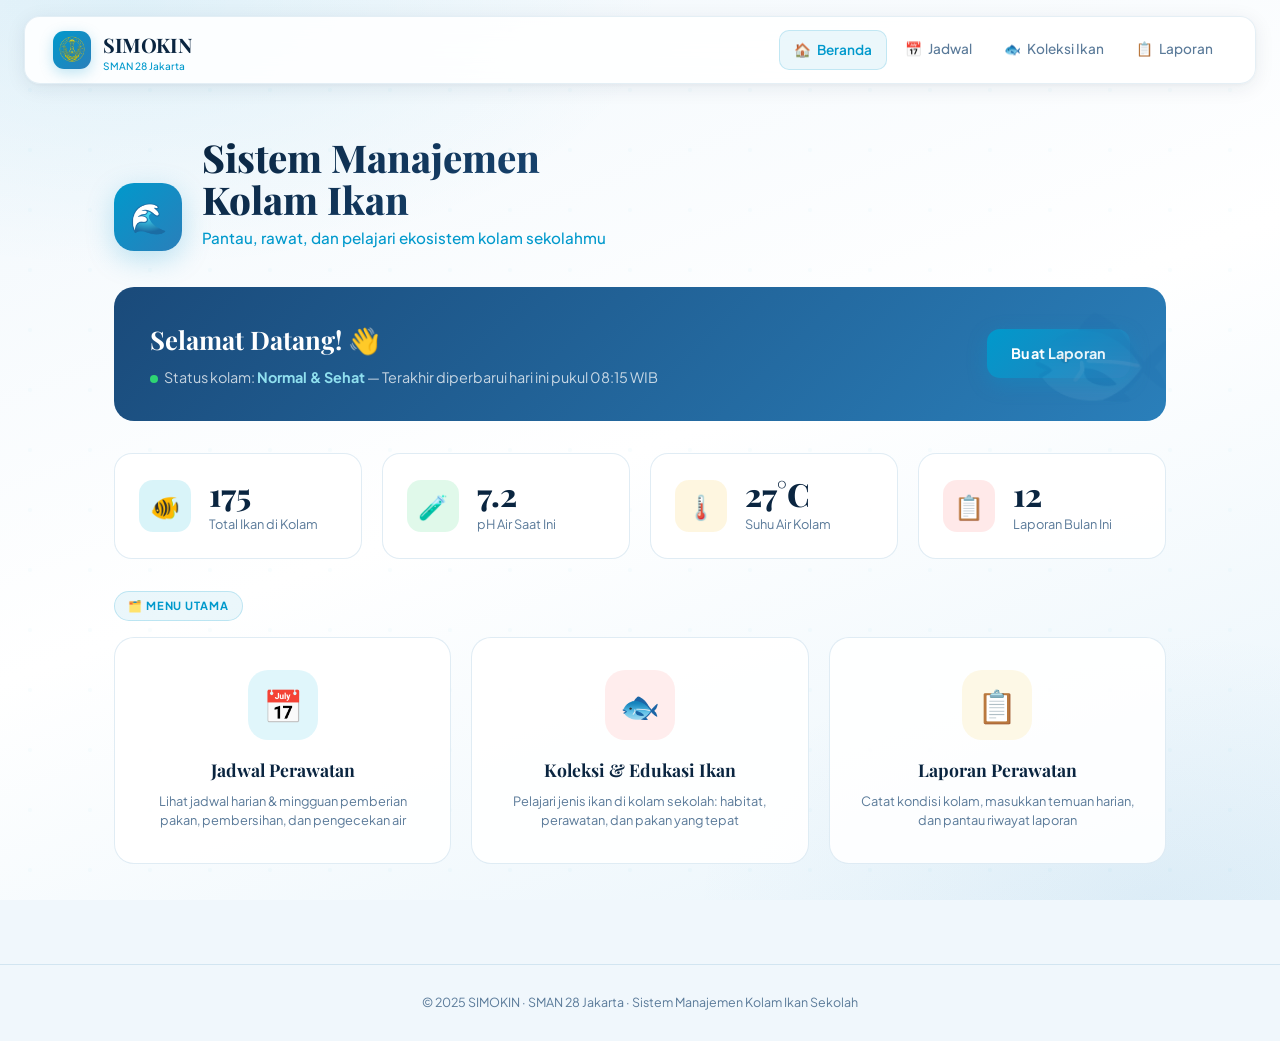
<file: index.html>
<!DOCTYPE html>
<html lang="id">
<head>
    <meta charset="UTF-8">
    <meta name="viewport" content="width=device-width, initial-scale=1.0">
    <title>SIMOKIN – SMAN 28 Jakarta</title>
    <link rel="stylesheet" href="style.css">
    <style>
        /* Dashboard-specific styles */
        .stat-grid {
            display: grid;
            grid-template-columns: repeat(auto-fit, minmax(220px, 1fr));
            gap: 20px;
            margin-bottom: 32px;
        }

        .stat-card {
            background: var(--card-bg);
            backdrop-filter: blur(12px);
            border-radius: 18px;
            border: 1px solid var(--border);
            padding: 24px;
            display: flex;
            align-items: center;
            gap: 18px;
            transition: all 0.25s ease;
        }

        .stat-card:hover {
            transform: translateY(-3px);
            box-shadow: var(--shadow-hover);
        }

        .stat-icon {
            width: 52px;
            height: 52px;
            border-radius: 14px;
            display: flex;
            align-items: center;
            justify-content: center;
            font-size: 24px;
            flex-shrink: 0;
        }

        .stat-icon.blue   { background: rgba(0,180,216,0.15); }
        .stat-icon.green  { background: rgba(46,213,115,0.15); }
        .stat-icon.gold   { background: rgba(244,196,48,0.15); }
        .stat-icon.coral  { background: rgba(255,107,107,0.15); }

        .stat-value {
            font-family: 'Playfair Display', serif;
            font-size: 2rem;
            font-weight: 800;
            color: var(--ocean-deep);
            line-height: 1;
        }

        .stat-label {
            font-size: 0.8rem;
            color: var(--text-muted);
            margin-top: 4px;
        }

        /* Quick nav cards */
        .nav-cards {
            display: grid;
            grid-template-columns: repeat(3, 1fr);
            gap: 20px;
        }

        .nav-card {
            display: block;
            text-decoration: none;
            background: var(--card-bg);
            border-radius: 20px;
            border: 1px solid var(--border);
            padding: 32px 24px;
            text-align: center;
            transition: all 0.3s ease;
            position: relative;
            overflow: hidden;
        }

        .nav-card::before {
            content: '';
            position: absolute;
            inset: 0;
            background: linear-gradient(135deg, transparent, rgba(0,180,216,0.05));
            opacity: 0;
            transition: opacity 0.3s;
        }

        .nav-card:hover::before { opacity: 1; }

        .nav-card:hover {
            transform: translateY(-5px);
            box-shadow: var(--shadow-hover);
            border-color: rgba(0,180,216,0.4);
        }

        .nav-card-icon {
            width: 70px;
            height: 70px;
            margin: 0 auto 16px;
            border-radius: 20px;
            display: flex;
            align-items: center;
            justify-content: center;
            font-size: 32px;
            transition: transform 0.3s;
        }

        .nav-card:hover .nav-card-icon { transform: scale(1.1); }

        .nav-card h3 {
            font-family: 'Playfair Display', serif;
            font-size: 1.1rem;
            color: var(--ocean-deep);
            margin-bottom: 8px;
        }

        .nav-card p {
            font-size: 0.8rem;
            color: var(--text-muted);
            line-height: 1.5;
        }

        .welcome-banner {
            background: linear-gradient(135deg, var(--ocean-mid), var(--ocean-light));
            border-radius: 20px;
            padding: 32px 36px;
            margin-bottom: 32px;
            display: flex;
            align-items: center;
            justify-content: space-between;
            gap: 20px;
            overflow: hidden;
            position: relative;
        }

        .welcome-banner::after {
            content: '🐟';
            position: absolute;
            right: -10px;
            bottom: -20px;
            font-size: 120px;
            opacity: 0.1;
        }

        .welcome-banner h2 {
            font-family: 'Playfair Display', serif;
            font-size: 1.6rem;
            color: white;
            margin-bottom: 6px;
        }

        .welcome-banner p { color: rgba(255,255,255,0.75); font-size: 0.9rem; }

        .status-dot {
            width: 8px;
            height: 8px;
            background: #2ed573;
            border-radius: 50%;
            display: inline-block;
            margin-right: 6px;
            animation: pulse 2s infinite;
        }

        @keyframes pulse {
            0%, 100% { box-shadow: 0 0 0 0 rgba(46,213,115,0.4); }
            50% { box-shadow: 0 0 0 6px rgba(46,213,115,0); }
        }

        @media (max-width: 768px) {
            .nav-cards { grid-template-columns: 1fr; }
        }
    </style>
</head>
<body>

<!-- Navbar -->
<nav class="navbar">
    <a href="index.html" class="navbar-brand">
        <div class="logo-icon">
            <img src="logo.png" alt="SMAN 28 Jakarta"
                 style="width:28px; height:28px; object-fit:contain;">
        </div>
        <div>
            <span class="brand-name">SIMOKIN</span>
            <span class="brand-sub">SMAN 28 Jakarta</span>
        </div>
    </a>
    <ul class="navbar-nav">
        <li><a href="index.html" class="active">🏠 <span>Beranda</span></a></li>
        <li><a href="jadwal.html">📅 <span>Jadwal</span></a></li>
        <li><a href="ikan.html">🐟 <span>Koleksi Ikan</span></a></li>
        <li><a href="laporan.html">📋 <span>Laporan</span></a></li>
    </ul>
</nav>

<div class="site-wrapper">

    <!-- Hero -->
    <div class="page-hero fade-up">
        <div class="hero-icon">🌊</div>
        <div>
            <h1>Sistem Manajemen<br>Kolam Ikan</h1>
            <p class="hero-sub">Pantau, rawat, dan pelajari ekosistem kolam sekolahmu</p>
        </div>
    </div>

    <!-- Welcome Banner -->
    <div class="welcome-banner fade-up fade-up-1">
        <div>
            <h2>Selamat Datang! 👋</h2>
            <p><span class="status-dot"></span>Status kolam: <strong style="color:#90e0ef">Normal & Sehat</strong> — Terakhir diperbarui hari ini pukul 08:15 WIB</p>
        </div>
        <a href="laporan.html" class="btn btn-primary" style="flex-shrink:0">Buat Laporan</a>
    </div>

    <!-- Stats -->
    <div class="stat-grid fade-up fade-up-2">
        <div class="stat-card">
            <div class="stat-icon blue">🐠</div>
            <div>
                <div class="stat-value">175</div>
                <div class="stat-label">Total Ikan di Kolam</div>
            </div>
        </div>
        <div class="stat-card">
            <div class="stat-icon green">🧪</div>
            <div>
                <div class="stat-value">7.2</div>
                <div class="stat-label">pH Air Saat Ini</div>
            </div>
        </div>
        <div class="stat-card">
            <div class="stat-icon gold">🌡️</div>
            <div>
                <div class="stat-value">27°C</div>
                <div class="stat-label">Suhu Air Kolam</div>
            </div>
        </div>
        <div class="stat-card">
            <div class="stat-icon coral">📋</div>
            <div>
                <div class="stat-value">12</div>
                <div class="stat-label">Laporan Bulan Ini</div>
            </div>
        </div>
    </div>

    <!-- Section Label -->
    <div class="section-label fade-up fade-up-3">🗂️ Menu Utama</div>

    <!-- Nav Cards -->
    <div class="nav-cards fade-up fade-up-3">
        <a href="jadwal.html" class="nav-card">
            <div class="nav-card-icon" style="background: rgba(0,180,216,0.12)">📅</div>
            <h3>Jadwal Perawatan</h3>
            <p>Lihat jadwal harian & mingguan pemberian pakan, pembersihan, dan pengecekan air</p>
        </a>
        <a href="ikan.html" class="nav-card">
            <div class="nav-card-icon" style="background: rgba(255,107,107,0.12)">🐟</div>
            <h3>Koleksi & Edukasi Ikan</h3>
            <p>Pelajari jenis ikan di kolam sekolah: habitat, perawatan, dan pakan yang tepat</p>
        </a>
        <a href="laporan.html" class="nav-card">
            <div class="nav-card-icon" style="background: rgba(244,196,48,0.12)">📋</div>
            <h3>Laporan Perawatan</h3>
            <p>Catat kondisi kolam, masukkan temuan harian, dan pantau riwayat laporan</p>
        </a>
    </div>

</div>

<footer class="site-footer">
    © 2025 SIMOKIN · SMAN 28 Jakarta · Sistem Manajemen Kolam Ikan Sekolah
</footer>

</body>
</html>
</file>
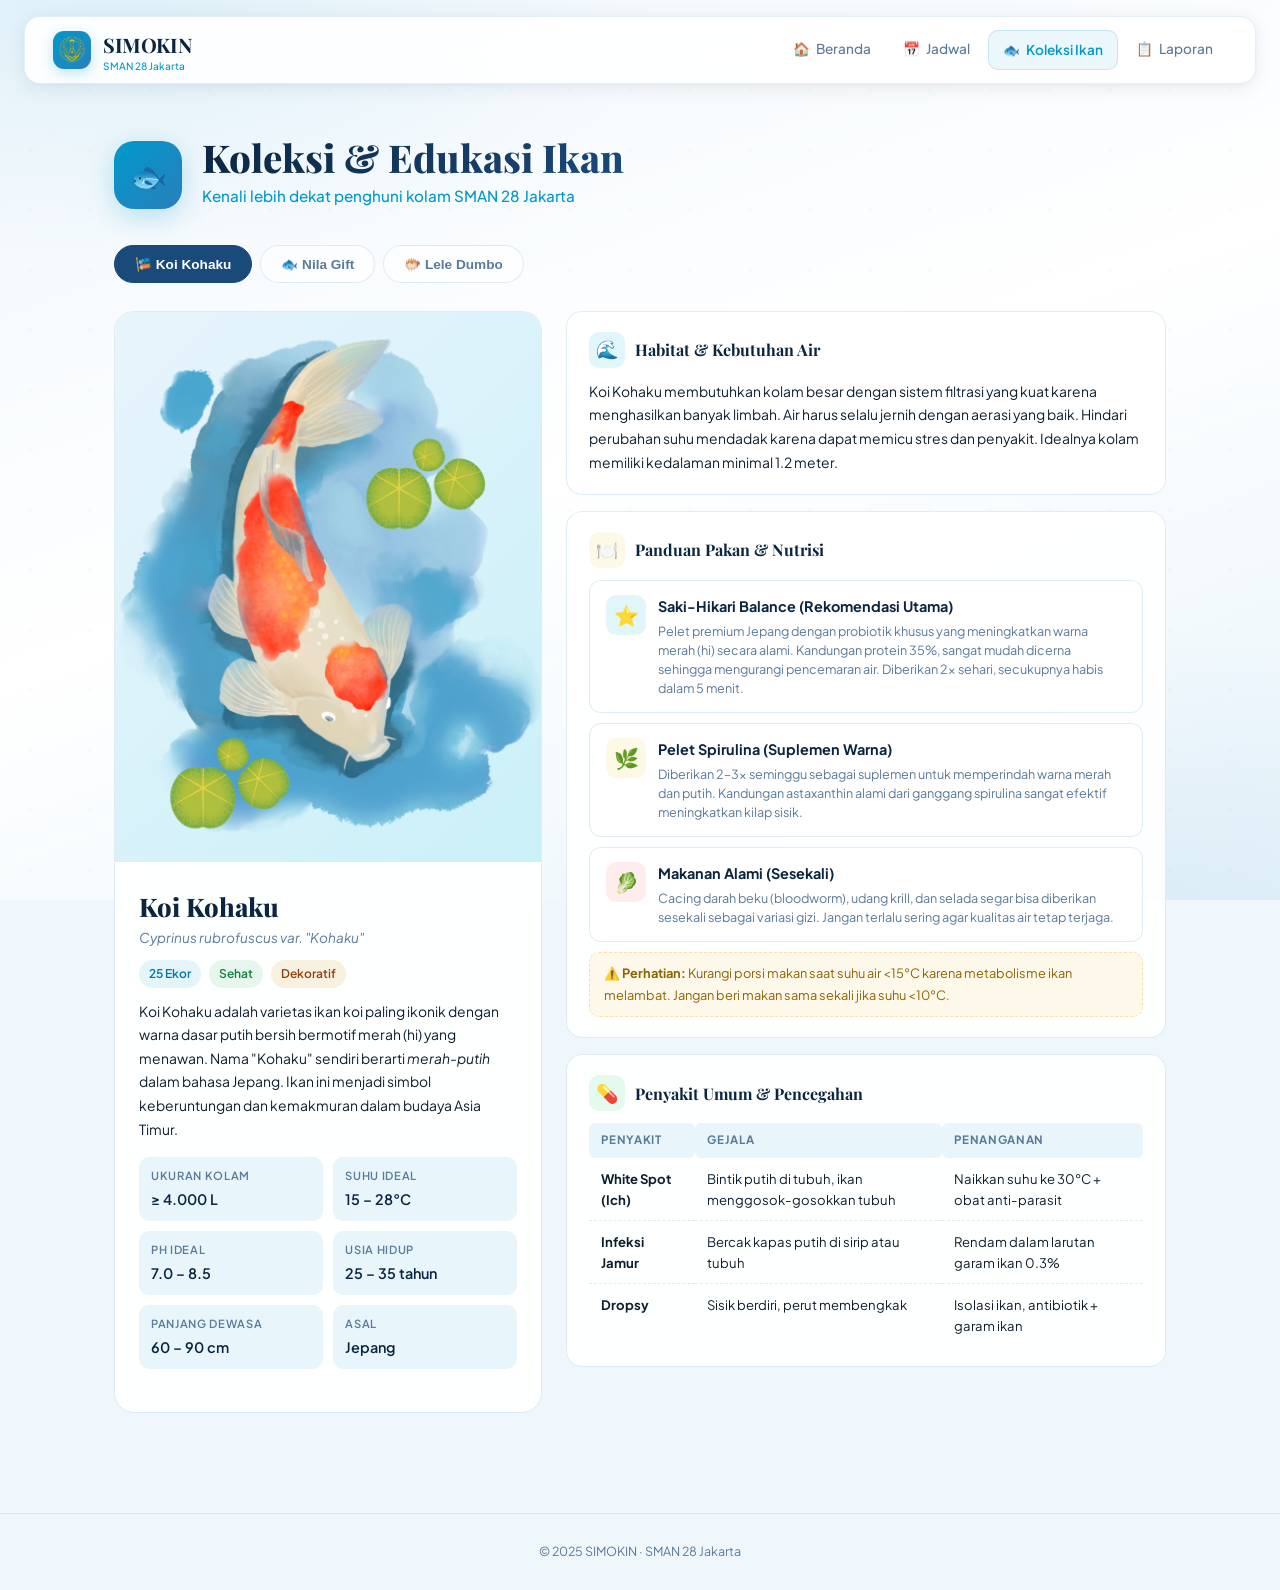
<file: ikan.html>
<!DOCTYPE html>
<html lang="id">
<head>
    <meta charset="UTF-8">
    <meta name="viewport" content="width=device-width, initial-scale=1.0">
    <title>Koleksi & Edukasi Ikan – SIMOKIN</title>
    <link rel="stylesheet" href="style.css">
    <style>
        /* Fish page specific */
        .fish-tabs {
            display: flex;
            gap: 8px;
            margin-bottom: 28px;
            flex-wrap: wrap;
        }

        .fish-tab {
            padding: 10px 20px;
            border-radius: 100px;
            border: 1.5px solid var(--border);
            background: rgba(255,255,255,0.6);
            color: var(--text-muted);
            font-size: 0.85rem;
            font-weight: 600;
            cursor: pointer;
            transition: all 0.2s ease;
        }

        .fish-tab:hover, .fish-tab.active {
            background: var(--ocean-mid);
            color: white;
            border-color: var(--ocean-mid);
        }

        /* Fish profile card */
        .fish-profile {
            display: none;
        }

        .fish-profile.active {
            display: grid;
            grid-template-columns: 1fr 1.4fr;
            gap: 24px;
            animation: fadeUp 0.4s ease both;
        }

        .fish-main-card {
            background: var(--card-bg);
            border-radius: 20px;
            border: 1px solid var(--border);
            overflow: hidden;
        }

        .fish-hero-img {
            width: 100%;
            height: 50%;
            display: flex;
            align-items: center;
            justify-content: center;
            font-size: 90px;
            position: relative;
            overflow: hidden;
        }

        .fish-hero-img img {
            width: 100%;
            height: 100%;
            object-fit: cover;
            display: block;
        }

        .fish-body { padding: 24px; }

        .fish-body h2 {
            font-family: 'Playfair Display', serif;
            font-size: 1.6rem;
            font-weight: 800;
            color: var(--ocean-deep);
        }

        .fish-latin {
            font-style: italic;
            font-size: 0.85rem;
            color: var(--text-muted);
            margin-bottom: 12px;
            display: block;
        }

        .fish-stats-row {
            display: grid;
            grid-template-columns: 1fr 1fr;
            gap: 10px;
            margin-top: 16px;
        }

        .fish-stat {
            background: var(--foam);
            border-radius: 10px;
            padding: 10px 12px;
        }

        .fish-stat-label {
            font-size: 0.7rem;
            font-weight: 600;
            text-transform: uppercase;
            letter-spacing: 0.06em;
            color: var(--text-muted);
            margin-bottom: 3px;
        }

        .fish-stat-value {
            font-size: 0.9rem;
            font-weight: 600;
            color: var(--ocean-deep);
        }

        /* Info panels */
        .info-panels { display: flex; flex-direction: column; gap: 16px; }

        .info-panel {
            background: var(--card-bg);
            border-radius: 16px;
            border: 1px solid var(--border);
            padding: 20px 22px;
        }

        .info-panel-header {
            display: flex;
            align-items: center;
            gap: 10px;
            margin-bottom: 12px;
        }

        .info-panel-icon {
            width: 36px;
            height: 36px;
            border-radius: 10px;
            display: flex;
            align-items: center;
            justify-content: center;
            font-size: 18px;
            flex-shrink: 0;
        }

        .info-panel h3 {
            font-family: 'Playfair Display', serif;
            font-size: 1rem;
            font-weight: 700;
            color: var(--ocean-deep);
        }

        .info-panel p {
            font-size: 0.87rem;
            color: var(--text-dark);
            line-height: 1.7;
        }

        /* Pakan detail */
        .pakan-card {
            background: white;
            border: 1.5px solid var(--border);
            border-radius: 12px;
            padding: 14px 16px;
            margin-bottom: 10px;
            display: flex;
            align-items: flex-start;
            gap: 12px;
        }

        .pakan-card:last-child { margin-bottom: 0; }

        .pakan-icon {
            width: 40px;
            height: 40px;
            border-radius: 10px;
            display: flex;
            align-items: center;
            justify-content: center;
            font-size: 20px;
            flex-shrink: 0;
        }

        .pakan-card h4 {
            font-size: 0.9rem;
            font-weight: 700;
            color: var(--ocean-deep);
            margin-bottom: 4px;
        }

        .pakan-card p {
            font-size: 0.79rem;
            color: var(--text-muted);
            line-height: 1.5;
        }

        /* Health indicators */
        .health-bar-wrapper { margin-bottom: 10px; }

        .health-bar-label {
            display: flex;
            justify-content: space-between;
            font-size: 0.8rem;
            color: var(--text-dark);
            font-weight: 500;
            margin-bottom: 5px;
        }

        .health-bar {
            height: 8px;
            background: var(--foam);
            border-radius: 100px;
            overflow: hidden;
        }

        .health-bar-fill {
            height: 100%;
            border-radius: 100px;
            background: linear-gradient(90deg, var(--teal), var(--ocean-light));
            transition: width 1s ease;
        }

        /* Penyakit table */
        .disease-table { width: 100%; border-collapse: collapse; }

        .disease-table th {
            font-size: 0.72rem;
            font-weight: 700;
            text-transform: uppercase;
            letter-spacing: 0.06em;
            color: var(--text-muted);
            text-align: left;
            padding: 8px 12px;
            background: var(--foam);
            border-radius: 6px;
        }

        .disease-table td {
            padding: 10px 12px;
            font-size: 0.82rem;
            color: var(--text-dark);
            border-bottom: 1px dashed var(--border);
            vertical-align: top;
        }

        .disease-table tr:last-child td { border-bottom: none; }

        @media (max-width: 768px) {
            .fish-profile.active { grid-template-columns: 1fr; }
        }
    </style>
</head>
<body>

<nav class="navbar">
    <a href="index.html" class="navbar-brand">
        <div class="logo-icon">
            <img src="logo.png" alt="SMAN 28 Jakarta"
                 style="width:28px; height:28px; object-fit:contain;">
        </div>
        <div>
            <span class="brand-name">SIMOKIN</span>
            <span class="brand-sub">SMAN 28 Jakarta</span>
        </div>
    </a>
    <ul class="navbar-nav">
        <li><a href="index.html">🏠 <span>Beranda</span></a></li>
        <li><a href="jadwal.html">📅 <span>Jadwal</span></a></li>
        <li><a href="ikan.html" class="active">🐟 <span>Koleksi Ikan</span></a></li>
        <li><a href="laporan.html">📋 <span>Laporan</span></a></li>
    </ul>
</nav>

<div class="site-wrapper">

    <div class="page-hero fade-up">
        <div class="hero-icon">🐟</div>
        <div>
            <h1>Koleksi & Edukasi Ikan</h1>
            <p class="hero-sub">Kenali lebih dekat penghuni kolam SMAN 28 Jakarta</p>
        </div>
    </div>

    <!-- Tabs -->
    <div class="fish-tabs fade-up fade-up-1">
        <button class="fish-tab active" onclick="showFish('koi', this)">🎏 Koi Kohaku</button>
        <button class="fish-tab" onclick="showFish('nila', this)">🐟 Nila Gift</button>
        <button class="fish-tab" onclick="showFish('lele', this)">🐡 Lele Dumbo</button>
    </div>

    <!-- ======= KOI KOHAKU ======= -->
    <div class="fish-profile active" id="fish-koi">

        <div class="fish-main-card fade-up fade-up-1">
            <div class="fish-hero-img" style="background: linear-gradient(135deg, #e8f4fc, #caf0f8);">
                <img src="koi.png" alt="Koi Kohaku">
            </div>
            <div class="fish-body">
                <h2>Koi Kohaku</h2>
                <span class="fish-latin">Cyprinus rubrofuscus var. "Kohaku"</span>

                <div style="display:flex;gap:8px;flex-wrap:wrap;margin-bottom:12px;">
                    <span class="badge badge-blue">25 Ekor</span>
                    <span class="badge badge-green">Sehat</span>
                    <span class="badge badge-gold">Dekoratif</span>
                </div>

                <p style="font-size:0.87rem;color:var(--text-dark);line-height:1.7;">
                    Koi Kohaku adalah varietas ikan koi paling ikonik dengan warna dasar putih bersih bermotif merah (hi) yang menawan. Nama "Kohaku" sendiri berarti <em>merah-putih</em> dalam bahasa Jepang. Ikan ini menjadi simbol keberuntungan dan kemakmuran dalam budaya Asia Timur.
                </p>

                <div class="fish-stats-row">
                    <div class="fish-stat">
                        <div class="fish-stat-label">Ukuran Kolam</div>
                        <div class="fish-stat-value">≥ 4.000 L</div>
                    </div>
                    <div class="fish-stat">
                        <div class="fish-stat-label">Suhu Ideal</div>
                        <div class="fish-stat-value">15 – 28°C</div>
                    </div>
                    <div class="fish-stat">
                        <div class="fish-stat-label">pH Ideal</div>
                        <div class="fish-stat-value">7.0 – 8.5</div>
                    </div>
                    <div class="fish-stat">
                        <div class="fish-stat-label">Usia Hidup</div>
                        <div class="fish-stat-value">25 – 35 tahun</div>
                    </div>
                    <div class="fish-stat">
                        <div class="fish-stat-label">Panjang Dewasa</div>
                        <div class="fish-stat-value">60 – 90 cm</div>
                    </div>
                    <div class="fish-stat">
                        <div class="fish-stat-label">Asal</div>
                        <div class="fish-stat-value">Jepang</div>
                    </div>
                </div>
            </div>
        </div>

        <div class="info-panels">
            <div class="info-panel fade-up fade-up-2">
                <div class="info-panel-header">
                    <div class="info-panel-icon" style="background:rgba(0,180,216,0.12)">🌊</div>
                    <h3>Habitat & Kebutuhan Air</h3>
                </div>
                <p>Koi Kohaku membutuhkan kolam besar dengan sistem filtrasi yang kuat karena menghasilkan banyak limbah. Air harus selalu jernih dengan aerasi yang baik. Hindari perubahan suhu mendadak karena dapat memicu stres dan penyakit. Idealnya kolam memiliki kedalaman minimal 1.2 meter.</p>
            </div>

            <div class="info-panel fade-up fade-up-3">
                <div class="info-panel-header">
                    <div class="info-panel-icon" style="background:rgba(244,196,48,0.12)">🍽️</div>
                    <h3>Panduan Pakan & Nutrisi</h3>
                </div>

                <div class="pakan-card">
                    <div class="pakan-icon" style="background:rgba(0,180,216,0.12)">⭐</div>
                    <div>
                        <h4>Saki-Hikari Balance (Rekomendasi Utama)</h4>
                        <p>Pelet premium Jepang dengan probiotik khusus yang meningkatkan warna merah (hi) secara alami. Kandungan protein 35%, sangat mudah dicerna sehingga mengurangi pencemaran air. Diberikan 2x sehari, secukupnya habis dalam 5 menit.</p>
                    </div>
                </div>

                <div class="pakan-card">
                    <div class="pakan-icon" style="background:rgba(244,196,48,0.12)">🌿</div>
                    <div>
                        <h4>Pelet Spirulina (Suplemen Warna)</h4>
                        <p>Diberikan 2–3x seminggu sebagai suplemen untuk memperindah warna merah dan putih. Kandungan astaxanthin alami dari ganggang spirulina sangat efektif meningkatkan kilap sisik.</p>
                    </div>
                </div>

                <div class="pakan-card">
                    <div class="pakan-icon" style="background:rgba(255,107,107,0.12)">🥬</div>
                    <div>
                        <h4>Makanan Alami (Sesekali)</h4>
                        <p>Cacing darah beku (bloodworm), udang krill, dan selada segar bisa diberikan sesekali sebagai variasi gizi. Jangan terlalu sering agar kualitas air tetap terjaga.</p>
                    </div>
                </div>

                <div style="background:rgba(255,165,0,0.08);border:1px dashed rgba(255,165,0,0.3);border-radius:10px;padding:10px 14px;margin-top:4px;">
                    <p style="font-size:0.8rem;color:#8a6500;"><strong>⚠️ Perhatian:</strong> Kurangi porsi makan saat suhu air &lt;15°C karena metabolisme ikan melambat. Jangan beri makan sama sekali jika suhu &lt;10°C.</p>
                </div>
            </div>

            <div class="info-panel fade-up fade-up-4">
                <div class="info-panel-header">
                    <div class="info-panel-icon" style="background:rgba(46,213,115,0.12)">💊</div>
                    <h3>Penyakit Umum & Pencegahan</h3>
                </div>
                <table class="disease-table">
                    <thead>
                        <tr>
                            <th>Penyakit</th>
                            <th>Gejala</th>
                            <th>Penanganan</th>
                        </tr>
                    </thead>
                    <tbody>
                        <tr>
                            <td><strong>White Spot (Ich)</strong></td>
                            <td>Bintik putih di tubuh, ikan menggosok-gosokkan tubuh</td>
                            <td>Naikkan suhu ke 30°C + obat anti-parasit</td>
                        </tr>
                        <tr>
                            <td><strong>Infeksi Jamur</strong></td>
                            <td>Bercak kapas putih di sirip atau tubuh</td>
                            <td>Rendam dalam larutan garam ikan 0.3%</td>
                        </tr>
                        <tr>
                            <td><strong>Dropsy</strong></td>
                            <td>Sisik berdiri, perut membengkak</td>
                            <td>Isolasi ikan, antibiotik + garam ikan</td>
                        </tr>
                    </tbody>
                </table>
            </div>
        </div>
    </div>

    <!-- ======= NILA GIFT ======= -->
    <div class="fish-profile" id="fish-nila">

        <div class="fish-main-card fade-up fade-up-1">
            <div class="fish-hero-img" style="background: linear-gradient(135deg, #e8ffe8, #c8f5c8);">
                <img src="nila.png" alt="Nila Gift">
            </div>
            <div class="fish-body">
                <h2>Nila Gift</h2>
                <span class="fish-latin">Oreochromis niloticus var. "GIFT"</span>

                <div style="display:flex;gap:8px;flex-wrap:wrap;margin-bottom:12px;">
                    <span class="badge badge-blue">150 Ekor</span>
                    <span class="badge badge-green">Sehat</span>
                    <span class="badge badge-orange">Konsumsi</span>
                </div>

                <p style="font-size:0.87rem;color:var(--text-dark);line-height:1.7;">
                    Ikan Nila Gift (<em>Genetically Improved Farmed Tilapia</em>) adalah strain unggul yang dikembangkan oleh WorldFish Center. Nila Gift tumbuh 85% lebih cepat dari nila biasa, tahan penyakit, dan sangat cocok untuk budidaya sekolah karena mudah dirawat dan beradaptasi di berbagai kondisi air.
                </p>

                <div class="fish-stats-row">
                    <div class="fish-stat">
                        <div class="fish-stat-label">Kepadatan</div>
                        <div class="fish-stat-value">50–100 ekor/m³</div>
                    </div>
                    <div class="fish-stat">
                        <div class="fish-stat-label">Suhu Ideal</div>
                        <div class="fish-stat-value">25 – 30°C</div>
                    </div>
                    <div class="fish-stat">
                        <div class="fish-stat-label">pH Ideal</div>
                        <div class="fish-stat-value">6.5 – 8.5</div>
                    </div>
                    <div class="fish-stat">
                        <div class="fish-stat-label">Masa Panen</div>
                        <div class="fish-stat-value">4 – 6 bulan</div>
                    </div>
                    <div class="fish-stat">
                        <div class="fish-stat-label">Berat Panen</div>
                        <div class="fish-stat-value">300 – 500 g</div>
                    </div>
                    <div class="fish-stat">
                        <div class="fish-stat-label">Asal</div>
                        <div class="fish-stat-value">Afrika / Filipina</div>
                    </div>
                </div>
            </div>
        </div>

        <div class="info-panels">
            <div class="info-panel fade-up fade-up-2">
                <div class="info-panel-header">
                    <div class="info-panel-icon" style="background:rgba(46,213,115,0.12)">🌊</div>
                    <h3>Habitat & Kebutuhan Air</h3>
                </div>
                <p>Nila Gift sangat adaptif dan toleran terhadap kualitas air yang kurang optimal, menjadikannya pilihan ideal untuk kolam sekolah. Namun untuk pertumbuhan optimal, pastikan kadar oksigen terlarut &gt;5 mg/L dan amonia &lt;0.02 mg/L. Kolam sebaiknya memiliki aerasi yang cukup dan terhindar dari tumbuhan air berlebihan.</p>
            </div>

            <div class="info-panel fade-up fade-up-3">
                <div class="info-panel-header">
                    <div class="info-panel-icon" style="background:rgba(244,196,48,0.12)">🍽️</div>
                    <h3>Panduan Pakan & Nutrisi</h3>
                </div>

                <div class="pakan-card">
                    <div class="pakan-icon" style="background:rgba(46,213,115,0.12)">⭐</div>
                    <div>
                        <h4>Pelet T-78 (781, 782, 783) — Rekomendasi Utama</h4>
                        <p>Pelet komersial terlaris untuk nila budidaya di Indonesia. Kandungan protein 28–32% dengan harga terjangkau. Kode angka menunjukkan ukuran pelet: 781 untuk benih, 782 untuk remaja, 783 untuk dewasa. Diberikan 3–5% dari bobot tubuh ikan per hari, dibagi 2–3 kali pemberian.</p>
                    </div>
                </div>

                <div class="pakan-card">
                    <div class="pakan-icon" style="background:rgba(0,180,216,0.12)">🌾</div>
                    <div>
                        <h4>Pelet Hi-Pro-Vite 781 (Alternatif)</h4>
                        <p>Opsi premium dengan kandungan protein lebih tinggi (35%). Cocok untuk mempercepat pertumbuhan benih nila. Lebih efisien dalam rasio konversi pakan (FCR) sehingga limbah lebih sedikit.</p>
                    </div>
                </div>

                <div class="pakan-card">
                    <div class="pakan-icon" style="background:rgba(255,107,107,0.12)">🌿</div>
                    <div>
                        <h4>Pakan Alami (Suplemen Gratis)</h4>
                        <p>Nila adalah omnivora yang suka memakan ganggang, plankton, dan sisa tumbuhan air. Biarkan sedikit lumut tumbuh di dinding kolam sebagai pakan tambahan alami untuk memangkas biaya pakan.</p>
                    </div>
                </div>
            </div>

            <div class="info-panel fade-up fade-up-4">
                <div class="info-panel-header">
                    <div class="info-panel-icon" style="background:rgba(46,213,115,0.12)">📈</div>
                    <h3>Indikator Pertumbuhan Sehat</h3>
                </div>

                <div class="health-bar-wrapper">
                    <div class="health-bar-label">
                        <span>Nafsu Makan</span>
                        <span style="color:var(--teal);font-weight:700;">90%</span>
                    </div>
                    <div class="health-bar"><div class="health-bar-fill" style="width:90%"></div></div>
                </div>
                <div class="health-bar-wrapper">
                    <div class="health-bar-label">
                        <span>Kondisi Sisik & Warna</span>
                        <span style="color:var(--teal);font-weight:700;">95%</span>
                    </div>
                    <div class="health-bar"><div class="health-bar-fill" style="width:95%"></div></div>
                </div>
                <div class="health-bar-wrapper">
                    <div class="health-bar-label">
                        <span>Aktivitas Berenang</span>
                        <span style="color:var(--teal);font-weight:700;">88%</span>
                    </div>
                    <div class="health-bar"><div class="health-bar-fill" style="width:88%"></div></div>
                </div>
                <div class="health-bar-wrapper">
                    <div class="health-bar-label">
                        <span>Kualitas Air Kolam</span>
                        <span style="color:var(--teal);font-weight:700;">82%</span>
                    </div>
                    <div class="health-bar"><div class="health-bar-fill" style="width:82%"></div></div>
                </div>

                <div class="divider"></div>

                <table class="disease-table">
                    <thead>
                        <tr>
                            <th>Penyakit</th>
                            <th>Gejala</th>
                            <th>Penanganan</th>
                        </tr>
                    </thead>
                    <tbody>
                        <tr>
                            <td><strong>Streptococcosis</strong></td>
                            <td>Renang tidak normal, mata menonjol, perubahan warna</td>
                            <td>Antibiotik + perbaiki kualitas air</td>
                        </tr>
                        <tr>
                            <td><strong>Aeromonas</strong></td>
                            <td>Luka borok di tubuh, sirip sobek, pendarahan</td>
                            <td>Isolasi + garam ikan + antibiotik</td>
                        </tr>
                    </tbody>
                </table>
            </div>
        </div>
    </div>

    <!-- ======= LELE DUMBO ======= -->
    <div class="fish-profile" id="fish-lele">

        <div class="fish-main-card fade-up fade-up-1">
            <div class="fish-hero-img" style="background: linear-gradient(135deg, #e8e8f0, #d0d0e8);">
                <img src="lele.png" alt="Lele Dumbo">
            </div>
            <div class="fish-body">
                <h2>Lele Dumbo</h2>
                <span class="fish-latin">Clarias gariepinus × Clarias macrocephalus</span>

                <div style="display:flex;gap:8px;flex-wrap:wrap;margin-bottom:12px;">
                    <span class="badge badge-blue">80 Ekor</span>
                    <span class="badge badge-green">Sehat</span>
                    <span class="badge badge-orange">Konsumsi</span>
                </div>

                <p style="font-size:0.87rem;color:var(--text-dark);line-height:1.7;">
                    Lele Dumbo adalah hasil persilangan antara lele Afrika (<em>Clarias gariepinus</em>) dengan lele lokal (<em>Clarias macrocephalus</em>). Dikenal dengan kepalanya yang besar mirip telinga gajah (dumbo), lele ini tumbuh sangat cepat, tahan banting, dan menjadi salah satu ikan budidaya paling populer di Indonesia karena nilai ekonominya yang tinggi.
                </p>

                <div class="fish-stats-row">
                    <div class="fish-stat">
                        <div class="fish-stat-label">Kepadatan</div>
                        <div class="fish-stat-value">100–200 ekor/m³</div>
                    </div>
                    <div class="fish-stat">
                        <div class="fish-stat-label">Suhu Ideal</div>
                        <div class="fish-stat-value">25 – 30°C</div>
                    </div>
                    <div class="fish-stat">
                        <div class="fish-stat-label">pH Ideal</div>
                        <div class="fish-stat-value">6.5 – 8.0</div>
                    </div>
                    <div class="fish-stat">
                        <div class="fish-stat-label">Masa Panen</div>
                        <div class="fish-stat-value">2 – 3 bulan</div>
                    </div>
                    <div class="fish-stat">
                        <div class="fish-stat-label">Berat Panen</div>
                        <div class="fish-stat-value">150 – 200 g</div>
                    </div>
                    <div class="fish-stat">
                        <div class="fish-stat-label">Asal</div>
                        <div class="fish-stat-value">Afrika / Indonesia</div>
                    </div>
                </div>
            </div>
        </div>

        <div class="info-panels">

            <div class="info-panel fade-up fade-up-2">
                <div class="info-panel-header">
                    <div class="info-panel-icon" style="background:rgba(120,80,200,0.12)">🌊</div>
                    <h3>Habitat & Kebutuhan Air</h3>
                </div>
                <p>Lele Dumbo dikenal sangat toleran terhadap kondisi air yang buruk sekalipun, termasuk kadar oksigen rendah, karena memiliki organ pernapasan tambahan (labirin) yang memungkinkannya mengambil oksigen langsung dari udara. Kolam terpal, bak semen, maupun kolam tanah semuanya cocok. Pastikan air tidak terlalu dangkal — idealnya kedalaman 80–120 cm — dan ganti air secara berkala agar amonia tidak menumpuk.</p>
            </div>

            <div class="info-panel fade-up fade-up-3">
                <div class="info-panel-header">
                    <div class="info-panel-icon" style="background:rgba(244,196,48,0.12)">🍽️</div>
                    <h3>Panduan Pakan & Nutrisi</h3>
                </div>

                <div class="pakan-card">
                    <div class="pakan-icon" style="background:rgba(120,80,200,0.10)">⭐</div>
                    <div>
                        <h4>Pelet Lele 781-L / 781-F (Rekomendasi Utama)</h4>
                        <p>Pelet terapung (floating) khusus lele dengan kandungan protein 30–35%. Jenis terapung sangat dianjurkan karena memudahkan pemantauan nafsu makan — jika pelet masih banyak tersisa setelah 10 menit, itu tanda ikan kenyang atau tidak sehat. Berikan 3–5% bobot tubuh per hari, dibagi 2 kali (pagi & sore).</p>
                    </div>
                </div>

                <div class="pakan-card">
                    <div class="pakan-icon" style="background:rgba(46,213,115,0.12)">🌾</div>
                    <div>
                        <h4>Pelet Comfeed / Hi-Pro-Vite (Alternatif)</h4>
                        <p>Merek lokal dengan harga terjangkau dan kandungan nutrisi yang memadai untuk pertumbuhan lele. Cocok digunakan pada fase pembesaran. Tersedia dalam ukuran 1–3 mm sesuai ukuran mulut lele.</p>
                    </div>
                </div>

                <div class="pakan-card">
                    <div class="pakan-icon" style="background:rgba(255,107,107,0.12)">🪱</div>
                    <div>
                        <h4>Pakan Tambahan Alami</h4>
                        <p>Lele adalah omnivora-karnivora. Maggot BSF (Black Soldier Fly), cacing tanah, dan sisa dapur (ampas tahu, bekatul) bisa diberikan sebagai suplemen ekonomis untuk menekan biaya pakan hingga 30%. Pastikan bahan alami dalam kondisi segar dan bersih.</p>
                    </div>
                </div>

                <div style="background:rgba(255,165,0,0.08);border:1px dashed rgba(255,165,0,0.3);border-radius:10px;padding:10px 14px;margin-top:4px;">
                    <p style="font-size:0.8rem;color:#8a6500;"><strong>⚠️ Perhatian:</strong> Lele bersifat kanibal terutama saat kelaparan dan ukurannya tidak seragam. Lakukan sortasi (grading) setiap 2–3 minggu untuk memisahkan lele berdasarkan ukuran agar pertumbuhan merata.</p>
                </div>
            </div>

            <div class="info-panel fade-up fade-up-4">
                <div class="info-panel-header">
                    <div class="info-panel-icon" style="background:rgba(46,213,115,0.12)">📈</div>
                    <h3>Indikator Pertumbuhan Sehat</h3>
                </div>

                <div class="health-bar-wrapper">
                    <div class="health-bar-label">
                        <span>Nafsu Makan</span>
                        <span style="color:var(--teal);font-weight:700;">92%</span>
                    </div>
                    <div class="health-bar"><div class="health-bar-fill" style="width:92%"></div></div>
                </div>
                <div class="health-bar-wrapper">
                    <div class="health-bar-label">
                        <span>Pertumbuhan Badan</span>
                        <span style="color:var(--teal);font-weight:700;">96%</span>
                    </div>
                    <div class="health-bar"><div class="health-bar-fill" style="width:96%"></div></div>
                </div>
                <div class="health-bar-wrapper">
                    <div class="health-bar-label">
                        <span>Aktivitas Berenang</span>
                        <span style="color:var(--teal);font-weight:700;">85%</span>
                    </div>
                    <div class="health-bar"><div class="health-bar-fill" style="width:85%"></div></div>
                </div>
                <div class="health-bar-wrapper">
                    <div class="health-bar-label">
                        <span>Ketahanan Penyakit</span>
                        <span style="color:var(--teal);font-weight:700;">90%</span>
                    </div>
                    <div class="health-bar"><div class="health-bar-fill" style="width:90%"></div></div>
                </div>

                <div class="divider"></div>

                <table class="disease-table">
                    <thead>
                        <tr>
                            <th>Penyakit</th>
                            <th>Gejala</th>
                            <th>Penanganan</th>
                        </tr>
                    </thead>
                    <tbody>
                        <tr>
                            <td><strong>Bintik Putih (Ich)</strong></td>
                            <td>Bintik-bintik putih di kulit dan sirip, ikan sering menggosok tubuh ke dinding</td>
                            <td>Naikkan suhu air ke 30–32°C + obat Methylene Blue</td>
                        </tr>
                        <tr>
                            <td><strong>Luka & Kanibalisme</strong></td>
                            <td>Sirip atau ekor terpotong, luka terbuka di tubuh</td>
                            <td>Sortasi ukuran, tambah kepadatan pakan, beri garam ikan 0.5%</td>
                        </tr>
                        <tr>
                            <td><strong>Keracunan Amonia</strong></td>
                            <td>Lele naik ke permukaan terus-menerus, insang merah gelap</td>
                            <td>Ganti 50% air segera, kurangi pakan, tambah aerasi</td>
                        </tr>
                        <tr>
                            <td><strong>Infeksi Bakteri</strong></td>
                            <td>Borok/luka bernanah, perut kembung, gerakan lambat</td>
                            <td>Isolasi ikan sakit, rendam dalam larutan PK (Kalium permanganat) encer</td>
                        </tr>
                    </tbody>
                </table>
            </div>
        </div>
    </div>

</div>

<footer class="site-footer">
    © 2025 SIMOKIN · SMAN 28 Jakarta
</footer>

<script>
function showFish(fishId, tabEl) {
    document.querySelectorAll('.fish-profile').forEach(p => p.classList.remove('active'));
    document.querySelectorAll('.fish-tab').forEach(t => t.classList.remove('active'));
    document.getElementById('fish-' + fishId).classList.add('active');
    tabEl.classList.add('active');
}
</script>

</body>
</html>
</file>
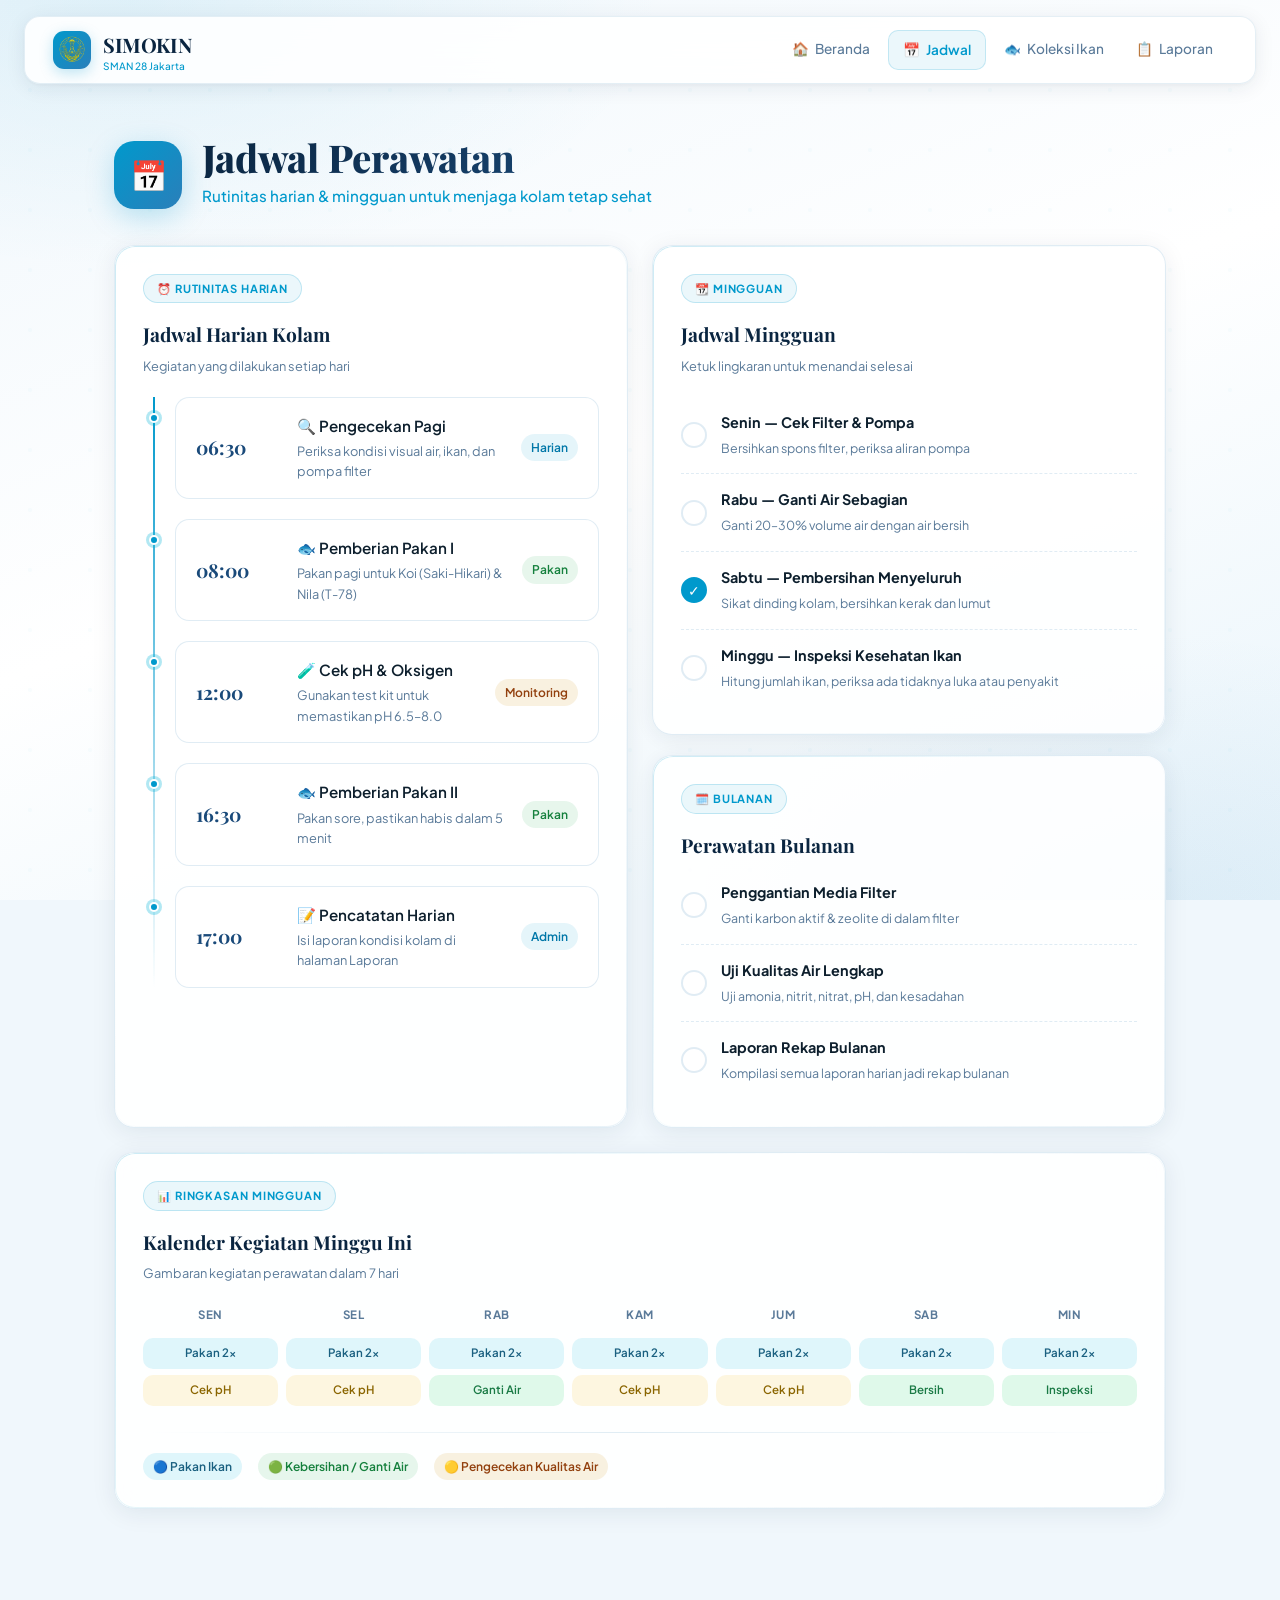
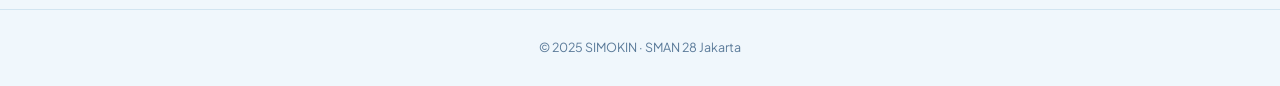
<file: jadwal.html>
<!DOCTYPE html>
<html lang="id">
<head>
    <meta charset="UTF-8">
    <meta name="viewport" content="width=device-width, initial-scale=1.0">
    <title>Jadwal Perawatan – SIMOKIN</title>
    <link rel="stylesheet" href="style.css">
    <style>
        /* Schedule-specific styles */
        .schedule-timeline {
            position: relative;
            padding-left: 32px;
        }

        .schedule-timeline::before {
            content: '';
            position: absolute;
            left: 10px;
            top: 0;
            bottom: 0;
            width: 2px;
            background: linear-gradient(180deg, var(--teal), transparent);
        }

        .timeline-item {
            position: relative;
            margin-bottom: 20px;
        }

        .timeline-item::before {
            content: '';
            position: absolute;
            left: -26px;
            top: 16px;
            width: 10px;
            height: 10px;
            border-radius: 50%;
            background: var(--teal);
            border: 2px solid white;
            box-shadow: 0 0 0 3px rgba(0,180,216,0.3);
        }

        .timeline-card {
            background: white;
            border: 1px solid var(--border);
            border-radius: 14px;
            padding: 16px 20px;
            display: flex;
            align-items: center;
            gap: 16px;
            transition: all 0.2s ease;
        }

        .timeline-card:hover {
            border-color: var(--teal);
            box-shadow: 0 4px 16px rgba(0,180,216,0.12);
        }

        .timeline-time {
            font-family: 'Playfair Display', serif;
            font-size: 1.2rem;
            font-weight: 700;
            color: var(--ocean-mid);
            white-space: nowrap;
            min-width: 85px;
        }

        .timeline-info { flex: 1; }

        .timeline-info h4 {
            font-size: 0.95rem;
            font-weight: 600;
            color: var(--text-dark);
            margin-bottom: 3px;
        }

        .timeline-info p {
            font-size: 0.8rem;
            color: var(--text-muted);
        }

        /* Weekly grid */
        .week-grid {
            display: grid;
            grid-template-columns: repeat(7, 1fr);
            gap: 8px;
        }

        .day-col { text-align: center; }

        .day-header {
            font-size: 0.72rem;
            font-weight: 700;
            text-transform: uppercase;
            letter-spacing: 0.05em;
            color: var(--text-muted);
            margin-bottom: 8px;
            padding: 6px;
        }

        .day-task {
            padding: 8px 6px;
            border-radius: 10px;
            font-size: 0.72rem;
            font-weight: 600;
            margin-bottom: 6px;
            line-height: 1.3;
        }

        .task-pakan   { background: rgba(0,180,216,0.12); color: #1a6080; }
        .task-bersih  { background: rgba(46,213,115,0.15); color: #1a7a45; }
        .task-cek-ph  { background: rgba(244,196,48,0.15); color: #8a6500; }
        .task-empty   { background: transparent; color: transparent; font-size: 0.6rem; }

        /* Checklist */
        .checklist-item {
            display: flex;
            align-items: center;
            gap: 14px;
            padding: 14px 0;
            border-bottom: 1px dashed var(--border);
        }

        .checklist-item:last-child { border-bottom: none; }

        .check-circle {
            width: 26px;
            height: 26px;
            border-radius: 50%;
            border: 2px solid var(--border);
            background: white;
            cursor: pointer;
            display: flex;
            align-items: center;
            justify-content: center;
            flex-shrink: 0;
            transition: all 0.2s ease;
            font-size: 14px;
        }

        .check-circle.done {
            background: var(--teal);
            border-color: var(--teal);
            color: white;
        }

        .checklist-text { flex: 1; }

        .checklist-text strong {
            display: block;
            font-size: 0.9rem;
            color: var(--text-dark);
        }

        .checklist-text span {
            font-size: 0.78rem;
            color: var(--text-muted);
        }

        @media (max-width: 768px) {
            .week-grid { grid-template-columns: repeat(3, 1fr); }
        }
    </style>
</head>
<body>

<nav class="navbar">
    <a href="index.html" class="navbar-brand">
        <div class="logo-icon">
            <img src="logo.png" alt="SMAN 28 Jakarta"
                 style="width:28px; height:28px; object-fit:contain;">
        </div>
        <div>
            <span class="brand-name">SIMOKIN</span>
            <span class="brand-sub">SMAN 28 Jakarta</span>
        </div>
    </a>
    <ul class="navbar-nav">
        <li><a href="index.html">🏠 <span>Beranda</span></a></li>
        <li><a href="jadwal.html" class="active">📅 <span>Jadwal</span></a></li>
        <li><a href="ikan.html">🐟 <span>Koleksi Ikan</span></a></li>
        <li><a href="laporan.html">📋 <span>Laporan</span></a></li>
    </ul>
</nav>

<div class="site-wrapper">

    <div class="page-hero fade-up">
        <div class="hero-icon">📅</div>
        <div>
            <h1>Jadwal Perawatan</h1>
            <p class="hero-sub">Rutinitas harian & mingguan untuk menjaga kolam tetap sehat</p>
        </div>
    </div>

    <div class="grid-2 fade-up fade-up-1" style="margin-bottom:24px;">

        <!-- Daily Schedule -->
        <div class="card">
            <div class="section-label">⏰ Rutinitas Harian</div>
            <div class="card-title">Jadwal Harian Kolam</div>
            <div class="card-subtitle">Kegiatan yang dilakukan setiap hari</div>

            <div class="schedule-timeline">
                <div class="timeline-item">
                    <div class="timeline-card">
                        <div class="timeline-time">06:30</div>
                        <div class="timeline-info">
                            <h4>🔍 Pengecekan Pagi</h4>
                            <p>Periksa kondisi visual air, ikan, dan pompa filter</p>
                        </div>
                        <span class="badge badge-blue">Harian</span>
                    </div>
                </div>
                <div class="timeline-item">
                    <div class="timeline-card">
                        <div class="timeline-time">08:00</div>
                        <div class="timeline-info">
                            <h4>🐟 Pemberian Pakan I</h4>
                            <p>Pakan pagi untuk Koi (Saki-Hikari) & Nila (T-78)</p>
                        </div>
                        <span class="badge badge-green">Pakan</span>
                    </div>
                </div>
                <div class="timeline-item">
                    <div class="timeline-card">
                        <div class="timeline-time">12:00</div>
                        <div class="timeline-info">
                            <h4>🧪 Cek pH & Oksigen</h4>
                            <p>Gunakan test kit untuk memastikan pH 6.5–8.0</p>
                        </div>
                        <span class="badge badge-gold">Monitoring</span>
                    </div>
                </div>
                <div class="timeline-item">
                    <div class="timeline-card">
                        <div class="timeline-time">16:30</div>
                        <div class="timeline-info">
                            <h4>🐟 Pemberian Pakan II</h4>
                            <p>Pakan sore, pastikan habis dalam 5 menit</p>
                        </div>
                        <span class="badge badge-green">Pakan</span>
                    </div>
                </div>
                <div class="timeline-item">
                    <div class="timeline-card">
                        <div class="timeline-time">17:00</div>
                        <div class="timeline-info">
                            <h4>📝 Pencatatan Harian</h4>
                            <p>Isi laporan kondisi kolam di halaman Laporan</p>
                        </div>
                        <span class="badge badge-blue">Admin</span>
                    </div>
                </div>
            </div>
        </div>

        <!-- Weekly checklist -->
        <div>
            <div class="card" style="margin-bottom:20px;">
                <div class="section-label">📆 Mingguan</div>
                <div class="card-title">Jadwal Mingguan</div>
                <div class="card-subtitle">Ketuk lingkaran untuk menandai selesai</div>

                <div class="checklist-item">
                    <div class="check-circle" onclick="toggleCheck(this)"></div>
                    <div class="checklist-text">
                        <strong>Senin — Cek Filter & Pompa</strong>
                        <span>Bersihkan spons filter, periksa aliran pompa</span>
                    </div>
                </div>
                <div class="checklist-item">
                    <div class="check-circle" onclick="toggleCheck(this)"></div>
                    <div class="checklist-text">
                        <strong>Rabu — Ganti Air Sebagian</strong>
                        <span>Ganti 20–30% volume air dengan air bersih</span>
                    </div>
                </div>
                <div class="checklist-item">
                    <div class="check-circle done">✓</div>
                    <div class="checklist-text">
                        <strong>Sabtu — Pembersihan Menyeluruh</strong>
                        <span>Sikat dinding kolam, bersihkan kerak dan lumut</span>
                    </div>
                </div>
                <div class="checklist-item">
                    <div class="check-circle" onclick="toggleCheck(this)"></div>
                    <div class="checklist-text">
                        <strong>Minggu — Inspeksi Kesehatan Ikan</strong>
                        <span>Hitung jumlah ikan, periksa ada tidaknya luka atau penyakit</span>
                    </div>
                </div>
            </div>

            <!-- Monthly -->
            <div class="card">
                <div class="section-label">🗓️ Bulanan</div>
                <div class="card-title">Perawatan Bulanan</div>

                <div class="checklist-item">
                    <div class="check-circle" onclick="toggleCheck(this)"></div>
                    <div class="checklist-text">
                        <strong>Penggantian Media Filter</strong>
                        <span>Ganti karbon aktif & zeolite di dalam filter</span>
                    </div>
                </div>
                <div class="checklist-item">
                    <div class="check-circle" onclick="toggleCheck(this)"></div>
                    <div class="checklist-text">
                        <strong>Uji Kualitas Air Lengkap</strong>
                        <span>Uji amonia, nitrit, nitrat, pH, dan kesadahan</span>
                    </div>
                </div>
                <div class="checklist-item">
                    <div class="check-circle" onclick="toggleCheck(this)"></div>
                    <div class="checklist-text">
                        <strong>Laporan Rekap Bulanan</strong>
                        <span>Kompilasi semua laporan harian jadi rekap bulanan</span>
                    </div>
                </div>
            </div>
        </div>
    </div>

    <!-- Weekly Overview -->
    <div class="card fade-up fade-up-2">
        <div class="section-label">📊 Ringkasan Mingguan</div>
        <div class="card-title">Kalender Kegiatan Minggu Ini</div>
        <div class="card-subtitle" style="margin-bottom:16px;">Gambaran kegiatan perawatan dalam 7 hari</div>

        <div class="week-grid">
            <div class="day-col">
                <div class="day-header">Sen</div>
                <div class="day-task task-pakan">Pakan 2x</div>
                <div class="day-task task-cek-ph">Cek pH</div>
            </div>
            <div class="day-col">
                <div class="day-header">Sel</div>
                <div class="day-task task-pakan">Pakan 2x</div>
                <div class="day-task task-cek-ph">Cek pH</div>
            </div>
            <div class="day-col">
                <div class="day-header">Rab</div>
                <div class="day-task task-pakan">Pakan 2x</div>
                <div class="day-task task-bersih">Ganti Air</div>
            </div>
            <div class="day-col">
                <div class="day-header">Kam</div>
                <div class="day-task task-pakan">Pakan 2x</div>
                <div class="day-task task-cek-ph">Cek pH</div>
            </div>
            <div class="day-col">
                <div class="day-header">Jum</div>
                <div class="day-task task-pakan">Pakan 2x</div>
                <div class="day-task task-cek-ph">Cek pH</div>
            </div>
            <div class="day-col">
                <div class="day-header">Sab</div>
                <div class="day-task task-pakan">Pakan 2x</div>
                <div class="day-task task-bersih">Bersih</div>
            </div>
            <div class="day-col">
                <div class="day-header">Min</div>
                <div class="day-task task-pakan">Pakan 2x</div>
                <div class="day-task task-bersih">Inspeksi</div>
            </div>
        </div>

        <div class="divider"></div>

        <div style="display:flex; gap:16px; flex-wrap:wrap;">
            <span class="badge" style="background:rgba(0,180,216,0.12);color:#1a6080;">🔵 Pakan Ikan</span>
            <span class="badge badge-green">🟢 Kebersihan / Ganti Air</span>
            <span class="badge badge-gold">🟡 Pengecekan Kualitas Air</span>
        </div>
    </div>

</div>

<footer class="site-footer">
    © 2025 SIMOKIN · SMAN 28 Jakarta
</footer>

<script>
function toggleCheck(el) {
    el.classList.toggle('done');
    el.textContent = el.classList.contains('done') ? '✓' : '';
}
</script>

</body>
</html>
</file>
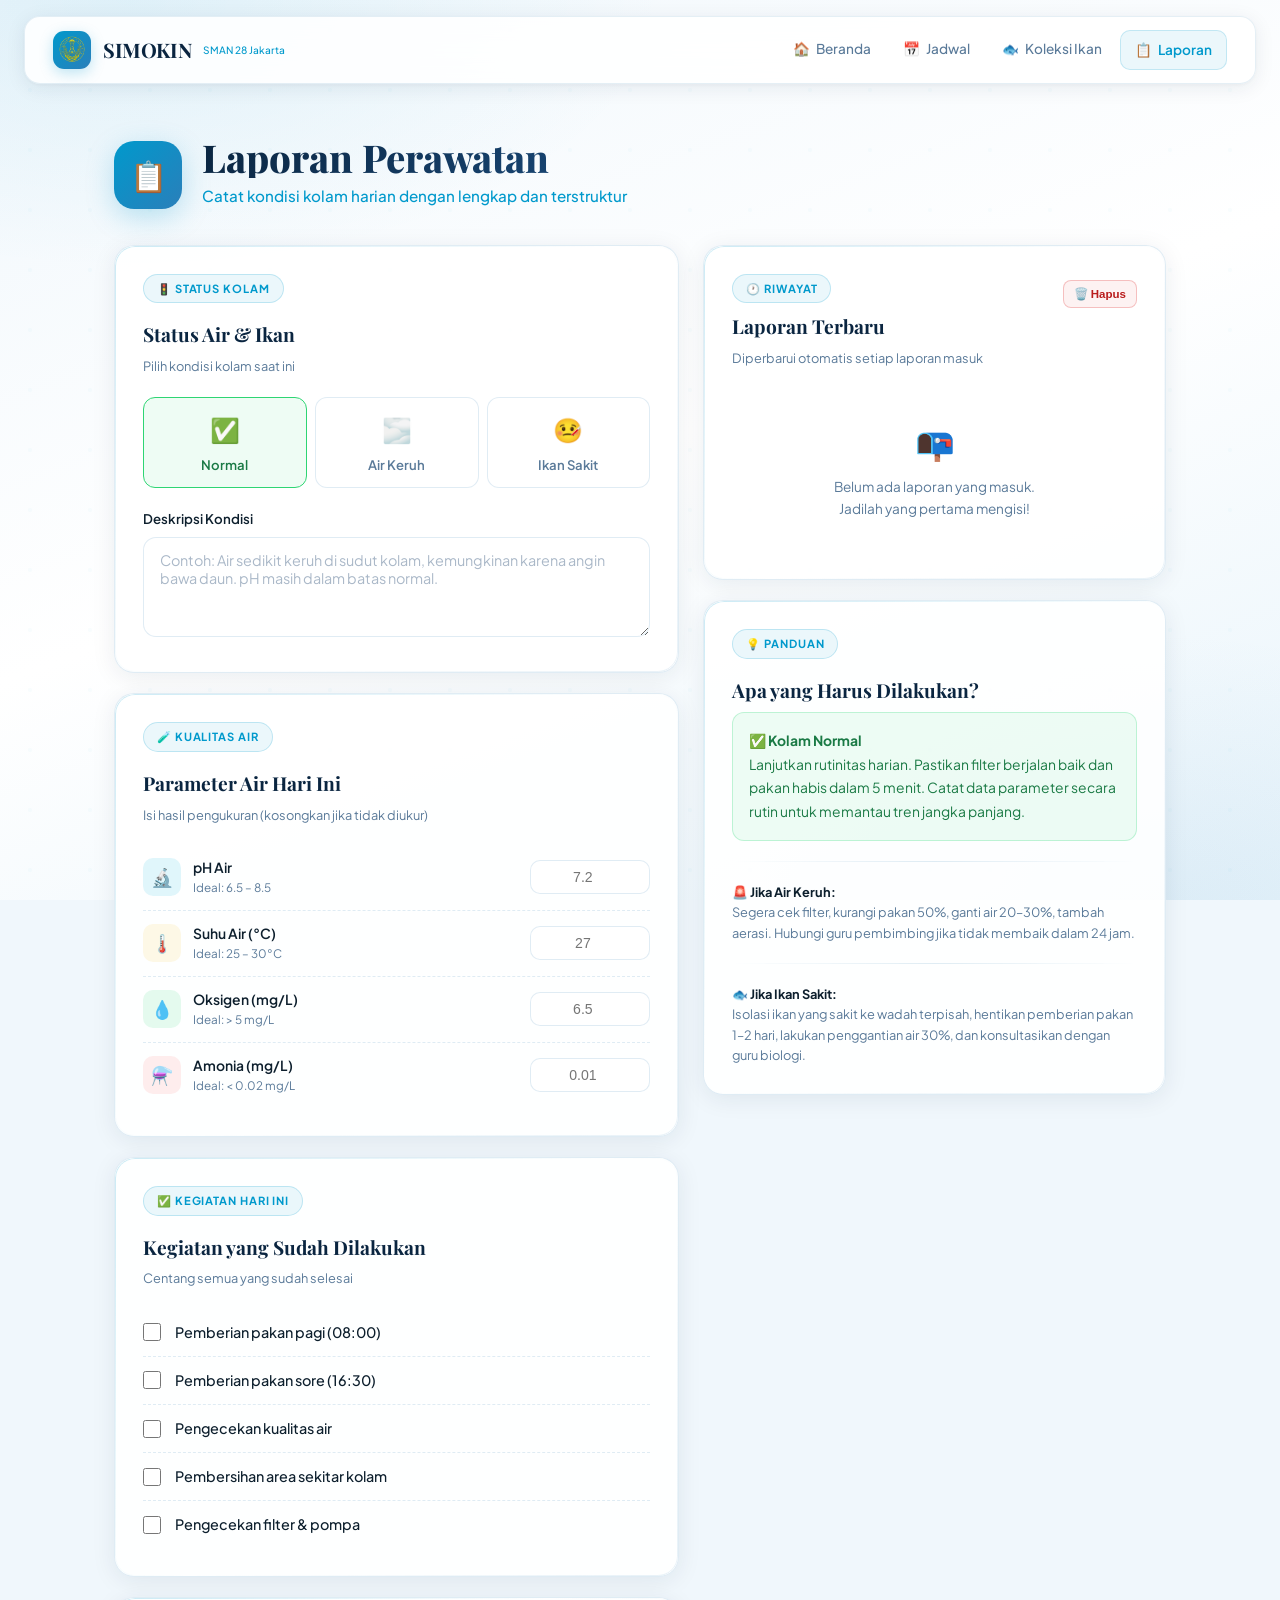
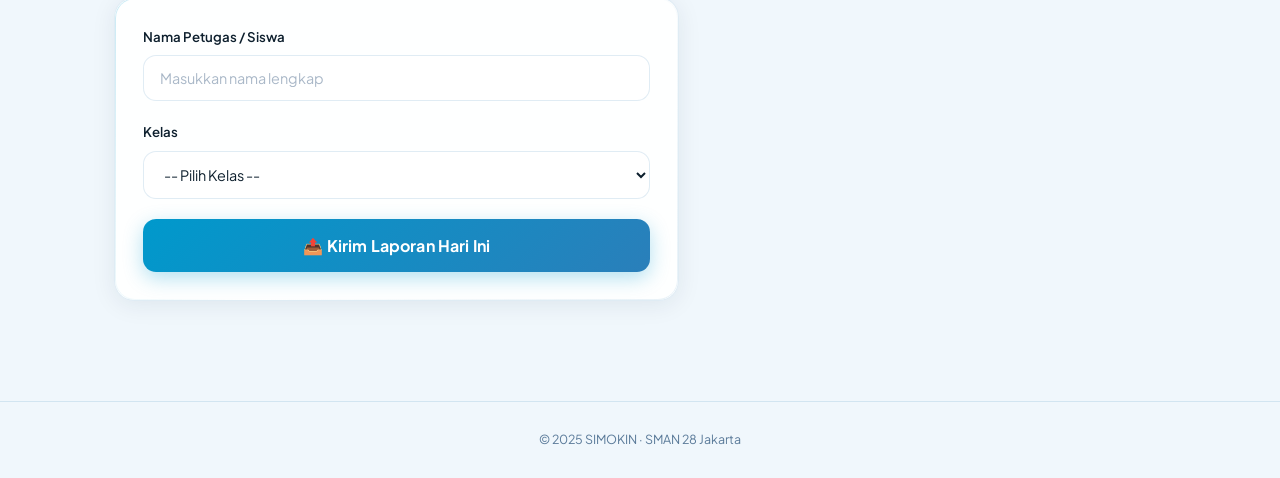
<file: laporan.html>
<!DOCTYPE html>
<html lang="id">
<head>
    <meta charset="UTF-8">
    <meta name="viewport" content="width=device-width, initial-scale=1.0">
    <title>Laporan Perawatan – SIMOKIN</title>
    <link rel="stylesheet" href="style.css">
    <style>
        /* Laporan-specific */
        .laporan-grid {
            display: grid;
            grid-template-columns: 1.1fr 0.9fr;
            gap: 24px;
            align-items: start;
        }

        /* Parameter row */
        .param-row {
            display: flex;
            align-items: center;
            gap: 12px;
            padding: 12px 0;
            border-bottom: 1px dashed var(--border);
        }

        .param-row:last-child { border-bottom: none; }

        .param-icon {
            width: 38px;
            height: 38px;
            border-radius: 10px;
            display: flex;
            align-items: center;
            justify-content: center;
            font-size: 18px;
            flex-shrink: 0;
        }

        .param-label {
            flex: 1;
            font-size: 0.87rem;
            font-weight: 600;
            color: var(--text-dark);
        }

        .param-label span {
            display: block;
            font-size: 0.73rem;
            font-weight: 400;
            color: var(--text-muted);
        }

        .param-input {
            width: 120px;
            padding: 8px 12px;
            background: white;
            border: 1.5px solid var(--border);
            border-radius: 10px;
            font-family: 'DM Sans', sans-serif;
            font-size: 0.88rem;
            text-align: center;
            color: var(--text-dark);
            outline: none;
            transition: border-color 0.2s, box-shadow 0.2s;
        }

        .param-input:focus {
            border-color: var(--teal);
            box-shadow: 0 0 0 3px rgba(0,180,216,0.1);
        }

        /* Status select visual */
        .status-options {
            display: grid;
            grid-template-columns: 1fr 1fr 1fr;
            gap: 8px;
            margin-bottom: 20px;
        }

        .status-option {
            padding: 12px 8px;
            border-radius: 12px;
            border: 1.5px solid var(--border);
            background: white;
            text-align: center;
            cursor: pointer;
            font-size: 0.82rem;
            font-weight: 600;
            color: var(--text-muted);
            transition: all 0.2s ease;
        }

        .status-option .status-emoji { font-size: 24px; display: block; margin-bottom: 6px; }

        .status-option.selected-normal {
            border-color: #2ed573;
            background: rgba(46,213,115,0.08);
            color: #1a7a45;
        }

        .status-option.selected-keruh {
            border-color: #ffa502;
            background: rgba(255,165,2,0.08);
            color: #a05a00;
        }

        .status-option.selected-sakit {
            border-color: var(--coral);
            background: rgba(255,107,107,0.08);
            color: #c0392b;
        }

        /* History list */
        .history-item {
            background: white;
            border: 1px solid var(--border);
            border-radius: 14px;
            padding: 16px 18px;
            margin-bottom: 10px;
            display: flex;
            align-items: center;
            gap: 14px;
            transition: all 0.2s;
        }

        .history-item:hover { border-color: var(--teal); transform: translateX(3px); }

        .history-date {
            text-align: center;
            min-width: 52px;
        }

        .history-date .hd-day {
            font-family: 'Playfair Display', serif;
            font-size: 1.5rem;
            font-weight: 800;
            color: var(--ocean-mid);
            line-height: 1;
        }

        .history-date .hd-month {
            font-size: 0.7rem;
            font-weight: 600;
            text-transform: uppercase;
            color: var(--text-muted);
        }

        .history-content { flex: 1; }

        .history-content h4 {
            font-size: 0.9rem;
            font-weight: 600;
            color: var(--text-dark);
            margin-bottom: 3px;
        }

        .history-content p {
            font-size: 0.78rem;
            color: var(--text-muted);
        }

        /* Progress / fill animation */
        .submit-btn-wrap { position: relative; overflow: hidden; border-radius: 14px; }

        @media (max-width: 768px) {
            .laporan-grid { grid-template-columns: 1fr; }
            .status-options { grid-template-columns: 1fr 1fr; }
        }
    </style>
</head>
<body>

<nav class="navbar">
    <a href="index.html" class="navbar-brand">
       <div class="logo-icon">
        <img src="logo.png" alt="SMAN 28 Jakarta" 
         style="width:28px; height:28px; object-fit:contain;">
        </div>
            <span class="brand-name">SIMOKIN</span>
            <span class="brand-sub">SMAN 28 Jakarta</span>
        </div>
    </a>
    <ul class="navbar-nav">
        <li><a href="index.html">🏠 <span>Beranda</span></a></li>
        <li><a href="jadwal.html">📅 <span>Jadwal</span></a></li>
        <li><a href="ikan.html">🐟 <span>Koleksi Ikan</span></a></li>
        <li><a href="laporan.html" class="active">📋 <span>Laporan</span></a></li>
    </ul>
</nav>

<div class="site-wrapper">

    <div class="page-hero fade-up">
        <div class="hero-icon">📋</div>
        <div>
            <h1>Laporan Perawatan</h1>
            <p class="hero-sub">Catat kondisi kolam harian dengan lengkap dan terstruktur</p>
        </div>
    </div>

    <div class="laporan-grid">

        <!-- LEFT: Form Laporan -->
        <div class="fade-up fade-up-1">

            <!-- Status Air/Ikan -->
            <div class="card" style="margin-bottom:20px;">
                <div class="section-label">🚦 Status Kolam</div>
                <div class="card-title">Status Air & Ikan</div>
                <div class="card-subtitle">Pilih kondisi kolam saat ini</div>

                <div class="status-options">
                    <div class="status-option selected-normal" onclick="selectStatus('normal', this)">
                        <span class="status-emoji">✅</span>
                        Normal
                    </div>
                    <div class="status-option" onclick="selectStatus('keruh', this)">
                        <span class="status-emoji">🌫️</span>
                        Air Keruh
                    </div>
                    <div class="status-option" onclick="selectStatus('sakit', this)">
                        <span class="status-emoji">🤒</span>
                        Ikan Sakit
                    </div>
                </div>

                <div class="form-group" style="margin-bottom:0">
                    <label class="form-label">Deskripsi Kondisi</label>
                    <textarea id="deskripsi" class="form-control" placeholder="Contoh: Air sedikit keruh di sudut kolam, kemungkinan karena angin bawa daun. pH masih dalam batas normal."></textarea>
                </div>
            </div>

            <!-- Parameter Air -->
            <div class="card" style="margin-bottom:20px;">
                <div class="section-label">🧪 Kualitas Air</div>
                <div class="card-title">Parameter Air Hari Ini</div>
                <div class="card-subtitle">Isi hasil pengukuran (kosongkan jika tidak diukur)</div>

                <div class="param-row">
                    <div class="param-icon" style="background:rgba(0,180,216,0.12)">🔬</div>
                    <div class="param-label">pH Air <span>Ideal: 6.5 – 8.5</span></div>
                    <input type="number" step="0.1" min="0" max="14" placeholder="7.2" class="param-input" id="ph">
                </div>
                <div class="param-row">
                    <div class="param-icon" style="background:rgba(244,196,48,0.12)">🌡️</div>
                    <div class="param-label">Suhu Air (°C) <span>Ideal: 25 – 30°C</span></div>
                    <input type="number" step="0.5" min="0" max="50" placeholder="27" class="param-input" id="suhu">
                </div>
                <div class="param-row">
                    <div class="param-icon" style="background:rgba(46,213,115,0.12)">💧</div>
                    <div class="param-label">Oksigen (mg/L) <span>Ideal: > 5 mg/L</span></div>
                    <input type="number" step="0.1" min="0" placeholder="6.5" class="param-input" id="oksigen">
                </div>
                <div class="param-row">
                    <div class="param-icon" style="background:rgba(255,107,107,0.12)">⚗️</div>
                    <div class="param-label">Amonia (mg/L) <span>Ideal: &lt; 0.02 mg/L</span></div>
                    <input type="number" step="0.001" min="0" placeholder="0.01" class="param-input" id="amonia">
                </div>
            </div>

            <!-- Kegiatan -->
            <div class="card" style="margin-bottom:20px;">
                <div class="section-label">✅ Kegiatan Hari Ini</div>
                <div class="card-title">Kegiatan yang Sudah Dilakukan</div>
                <div class="card-subtitle">Centang semua yang sudah selesai</div>

                <div id="kegiatan-list">
                    <div class="param-row" style="gap:14px;">
                        <input type="checkbox" id="k1" style="width:18px;height:18px;accent-color:var(--teal);cursor:pointer;">
                        <label for="k1" style="cursor:pointer;font-size:0.9rem;font-weight:500;color:var(--text-dark);">Pemberian pakan pagi (08:00)</label>
                    </div>
                    <div class="param-row" style="gap:14px;">
                        <input type="checkbox" id="k2" style="width:18px;height:18px;accent-color:var(--teal);cursor:pointer;">
                        <label for="k2" style="cursor:pointer;font-size:0.9rem;font-weight:500;color:var(--text-dark);">Pemberian pakan sore (16:30)</label>
                    </div>
                    <div class="param-row" style="gap:14px;">
                        <input type="checkbox" id="k3" style="width:18px;height:18px;accent-color:var(--teal);cursor:pointer;">
                        <label for="k3" style="cursor:pointer;font-size:0.9rem;font-weight:500;color:var(--text-dark);">Pengecekan kualitas air</label>
                    </div>
                    <div class="param-row" style="gap:14px;">
                        <input type="checkbox" id="k4" style="width:18px;height:18px;accent-color:var(--teal);cursor:pointer;">
                        <label for="k4" style="cursor:pointer;font-size:0.9rem;font-weight:500;color:var(--text-dark);">Pembersihan area sekitar kolam</label>
                    </div>
                    <div class="param-row" style="gap:14px;border-bottom:none;">
                        <input type="checkbox" id="k5" style="width:18px;height:18px;accent-color:var(--teal);cursor:pointer;">
                        <label for="k5" style="cursor:pointer;font-size:0.9rem;font-weight:500;color:var(--text-dark);">Pengecekan filter & pompa</label>
                    </div>
                </div>
            </div>

            <!-- Petugas & Tombol -->
            <div class="card">
                <div class="form-group">
                    <label class="form-label">Nama Petugas / Siswa</label>
                    <input type="text" id="petugas" placeholder="Masukkan nama lengkap" class="form-control">
                </div>
                <div class="form-group">
                    <label class="form-label">Kelas</label>
                    <select id="kelas" class="form-control">
                        <option value="">-- Pilih Kelas --</option>
                        <option>X-1</option><option>X-2</option><option>X-3</option><option>X-4</option><option>X-5</option><option>X-6</option><option>X-7</option>
                        <option>XI-1</option><option>XI-2</option><option>XI-3</option><option>XI-4</option><option>XI-5</option><option>XI-6</option><option>XI-7</option>
                        <option>XII-1</option><option>XII-2</option><option>XII-3</option><option>XII-4</option><option>XII-5</option><option>XII-6</option><option>XII-7</option>
                        <option>Guru / Staff</option>
                    </select>
                </div>
                <div style="margin-bottom:0">
                    <button class="btn btn-primary" onclick="kirimLaporan()" style="width:100%;justify-content:center;font-size:1rem;padding:16px;">
                        📤 Kirim Laporan Hari Ini
                    </button>
                </div>
            </div>

        </div>

        <!-- RIGHT: Riwayat & Tips -->
        <div class="fade-up fade-up-2">

            <!-- Riwayat — dinamis dari localStorage + Spreadsheet -->
            <div class="card" style="margin-bottom:20px;">
                <div style="display:flex;align-items:flex-start;justify-content:space-between;gap:8px;margin-bottom:0;">
                    <div>
                        <div class="section-label" style="margin-bottom:8px;">🕐 Riwayat</div>
                        <div class="card-title">Laporan Terbaru</div>
                        <div class="card-subtitle" style="margin-bottom:16px;">Diperbarui otomatis setiap laporan masuk</div>
                    </div>
                    <button onclick="hapusSemua()" title="Hapus semua riwayat"
                        style="margin-top:6px;font-size:0.72rem;padding:6px 10px;border-radius:8px;border:1px solid rgba(220,38,38,0.25);background:rgba(220,38,38,0.06);color:#b91c1c;cursor:pointer;font-weight:600;white-space:nowrap;flex-shrink:0;">
                        🗑️ Hapus
                    </button>
                </div>
                <div id="history-list">
                    <div style="text-align:center;padding:28px 0;color:var(--text-muted);font-size:0.85rem;">
                        ⏳ Memuat riwayat...
                    </div>
                </div>
            </div>

            <!-- Panduan Kondisi -->
            <div class="card">
                <div class="section-label">💡 Panduan</div>
                <div class="card-title">Apa yang Harus Dilakukan?</div>
                <div id="saran-panel">
                    <div style="background:rgba(46,213,115,0.08);border:1.5px solid rgba(46,213,115,0.25);border-radius:12px;padding:16px;">
                        <p style="font-size:0.87rem;color:#1a7a45;line-height:1.7;"><strong>✅ Kolam Normal</strong><br>Lanjutkan rutinitas harian. Pastikan filter berjalan baik dan pakan habis dalam 5 menit. Catat data parameter secara rutin untuk memantau tren jangka panjang.</p>
                    </div>
                </div>

                <div class="divider"></div>

                <p style="font-size:0.8rem;color:var(--text-muted);line-height:1.6;">
                    <strong style="color:var(--text-dark);">🚨 Jika Air Keruh:</strong><br>
                    Segera cek filter, kurangi pakan 50%, ganti air 20–30%, tambah aerasi. Hubungi guru pembimbing jika tidak membaik dalam 24 jam.
                </p>

                <div class="divider"></div>

                <p style="font-size:0.8rem;color:var(--text-muted);line-height:1.6;">
                    <strong style="color:var(--text-dark);">🐟 Jika Ikan Sakit:</strong><br>
                    Isolasi ikan yang sakit ke wadah terpisah, hentikan pemberian pakan 1–2 hari, lakukan penggantian air 30%, dan konsultasikan dengan guru biologi.
                </p>
            </div>

        </div>
    </div>

</div>

<footer class="site-footer">
    © 2025 SIMOKIN · SMAN 28 Jakarta
</footer>

<!-- Toast -->
<div class="toast" id="toast">
    <span>✅</span>
    <span id="toast-msg">Laporan berhasil dikirim!</span>
</div>

<script>
    // ==============================================
    // SIMOKIN — Laporan Dinamis
    // Data disimpan di localStorage (persisten di
    // browser ini) + dikirim ke Google Spreadsheet
    // ==============================================

    const SCRIPT_URL  = "https://script.google.com/macros/s/AKfycbzog3GZtNtMAZN-7MRcG76eswYZ10IYR4-WxqSDIhnJuxH98jn7rqSQe5J85lta-Cue/exec";
    const STORAGE_KEY = 'simokin_riwayat_laporan';
    const MAX_HISTORY = 30;

    let selectedStatus = 'normal';

    // ---------- localStorage helpers ----------
    function simpanLokal(laporan) {
        const data = ambilLokal();
        data.unshift(laporan); // tambah di depan (terbaru di atas)
        if (data.length > MAX_HISTORY) data.pop();
        localStorage.setItem(STORAGE_KEY, JSON.stringify(data));
    }

    function ambilLokal() {
        try { return JSON.parse(localStorage.getItem(STORAGE_KEY)) || []; }
        catch(e) { return []; }
    }

    // ---------- Render history ----------
    function renderHistory(data) {
        const container = document.getElementById('history-list');
        if (!data || data.length === 0) {
            container.innerHTML = `
                <div style="text-align:center;padding:32px 0;color:var(--text-muted);">
                    <div style="font-size:2rem;margin-bottom:8px;">📭</div>
                    <div style="font-size:0.85rem;">Belum ada laporan yang masuk.<br>Jadilah yang pertama mengisi!</div>
                </div>`;
            return;
        }

        const bulanSingkat = ['Jan','Feb','Mar','Apr','Mei','Jun','Jul','Agt','Sep','Okt','Nov','Des'];

        container.innerHTML = data.map(item => {
            const tgl  = new Date(item.timestamp);
            const hari = isNaN(tgl) ? '--' : tgl.getDate();
            const bln  = isNaN(tgl) ? '---' : bulanSingkat[tgl.getMonth()];

            const statusMap = {
                normal: { badge: 'badge-green',  label: 'Normal'    },
                keruh:  { badge: 'badge-orange', label: 'Air Keruh' },
                sakit:  { badge: 'badge-red',    label: 'Ikan Sakit'}
            };
            const s = statusMap[item.status] || statusMap['normal'];

            const params = [];
            if (item.ph)      params.push('pH: ' + item.ph);
            if (item.suhu)    params.push('Suhu: ' + item.suhu + '°C');
            if (item.oksigen) params.push('O₂: ' + item.oksigen + ' mg/L');
            const paramStr = params.length ? params.join(' · ') : 'Parameter tidak dicatat';

            const catatan = item.deskripsi
                ? `<p style="font-size:0.74rem;color:var(--text-muted);margin-top:2px;font-style:italic;">"${item.deskripsi.substring(0, 60)}${item.deskripsi.length > 60 ? '…' : ''}"</p>`
                : '';

            return `
                <div class="history-item" style="animation:fadeUp 0.3s ease both;">
                    <div class="history-date">
                        <div class="hd-day">${hari}</div>
                        <div class="hd-month">${bln}</div>
                    </div>
                    <div class="history-content">
                        <h4>${item.petugas} · ${item.kelas}</h4>
                        <p>${paramStr}</p>
                        ${catatan}
                    </div>
                    <span class="badge ${s.badge}">${s.label}</span>
                </div>`;
        }).join('');
    }

    // ---------- Muat riwayat saat halaman dibuka ----------
    function muatRiwayat() {
        const lokal = ambilLokal();
        renderHistory(lokal); // tampilkan data lokal dulu (instant)
    }

    // ---------- Pilih status ----------
    function selectStatus(status, el) {
        selectedStatus = status;
        document.querySelectorAll('.status-option').forEach(s =>
            s.classList.remove('selected-normal', 'selected-keruh', 'selected-sakit'));
        el.classList.add('selected-' + status);

        const saran = document.getElementById('saran-panel');
        if (status === 'normal') {
            saran.innerHTML = `<div style="background:rgba(46,213,115,0.08);border:1.5px solid rgba(46,213,115,0.25);border-radius:12px;padding:16px;">
                <p style="font-size:0.87rem;color:#1a7a45;line-height:1.7;"><strong>✅ Kolam Normal</strong><br>Lanjutkan rutinitas harian. Pastikan filter berjalan baik dan pakan habis dalam 5 menit.</p>
            </div>`;
        } else if (status === 'keruh') {
            saran.innerHTML = `<div style="background:rgba(255,165,0,0.08);border:1.5px solid rgba(255,165,0,0.3);border-radius:12px;padding:16px;">
                <p style="font-size:0.87rem;color:#a05a00;line-height:1.7;"><strong>🌫️ Air Keruh Terdeteksi</strong><br>Segera cek kondisi filter, kurangi porsi pakan hingga 50%, ganti 20–30% air kolam.</p>
            </div>`;
        } else {
            saran.innerHTML = `<div style="background:rgba(255,107,107,0.08);border:1.5px solid rgba(255,107,107,0.3);border-radius:12px;padding:16px;">
                <p style="font-size:0.87rem;color:#c0392b;line-height:1.7;"><strong>🤒 Ikan Sakit Terdeteksi</strong><br>Segera isolasi ikan sakit. Hubungi guru pembimbing secepatnya.</p>
            </div>`;
        }
    }

    // ---------- Kirim laporan ----------
    function kirimLaporan() {
        const petugas  = document.getElementById('petugas').value.trim();
        const kelas    = document.getElementById('kelas').value;
        const deskripsi= document.getElementById('deskripsi').value.trim();
        const ph       = document.getElementById('ph').value;
        const suhu     = document.getElementById('suhu').value;
        const oksigen  = document.getElementById('oksigen').value;
        const amonia   = document.getElementById('amonia').value;

        if (!petugas || !kelas) {
            showToast('⚠️ Nama dan Kelas wajib diisi!', 3000);
            return;
        }

        const btn = event.currentTarget;
        const originalText = btn.innerHTML;
        btn.innerHTML = '⌛ Mengirim...';
        btn.disabled = true;

        // Buat objek laporan
        const laporan = {
            timestamp: new Date().toISOString(),
            petugas, kelas, status: selectedStatus,
            deskripsi, ph, suhu, oksigen, amonia
        };

        // 1. Simpan lokal DULU agar langsung terlihat
        simpanLokal(laporan);
        renderHistory(ambilLokal());

        // 2. Kirim ke Google Spreadsheet
        const formData = new URLSearchParams();
        Object.entries(laporan).forEach(([k, v]) => formData.append(k, v));

        fetch(SCRIPT_URL, { method: 'POST', body: formData, mode: 'no-cors' })
            .then(() => {
                showToast('✅ Laporan tersimpan di Spreadsheet & riwayat diperbarui!', 4000);
            })
            .catch(err => {
                showToast('⚠️ Tersimpan lokal, tapi gagal ke Spreadsheet: ' + err.message, 4000);
            })
            .finally(() => {
                // Reset form
                ['petugas','deskripsi','ph','suhu','oksigen','amonia']
                    .forEach(id => document.getElementById(id).value = '');
                document.getElementById('kelas').value = '';
                btn.innerHTML = originalText;
                btn.disabled = false;
            });
    }

    // ---------- Hapus semua riwayat lokal ----------
    function hapusSemua() {
        if (!confirm('Hapus semua riwayat laporan di perangkat ini?')) return;
        localStorage.removeItem(STORAGE_KEY);
        renderHistory([]);
        showToast('🗑️ Riwayat lokal dihapus.', 2500);
    }

    // ---------- Toast ----------
    function showToast(msg, duration = 3000) {
        const toast    = document.getElementById('toast');
        const toastMsg = document.getElementById('toast-msg');
        if (toast && toastMsg) {
            toastMsg.textContent = msg;
            toast.classList.add('show');
            setTimeout(() => toast.classList.remove('show'), duration);
        }
    }

    // ---------- Init ----------
    document.addEventListener('DOMContentLoaded', muatRiwayat);
</script> 

</body>
</html>
</file>
<file: style.css>
/* =========================================
   SIMOKIN - SMAN 28 Jakarta
   Shared Stylesheet — White Theme
   ========================================= */

@import url('https://fonts.googleapis.com/css2?family=Plus+Jakarta+Sans:wght@300;400;500;600;700;800&family=Playfair+Display:ital,wght@0,600;0,700;0,800;1,700&display=swap');

/* =========================================
   CSS VARIABLES — Light / White Theme
   ========================================= */
:root {
    /* --- Core Palette --- */
    --ocean-deep:    #0a2540;
    --ocean-mid:     #1a4a7a;
    --ocean-light:   #2a7fba;
    --teal:          #0099cc;
    --teal-light:    #4db8d9;
    --teal-glow:     rgba(0, 153, 204, 0.25);
    --foam:          #e8f6fb;
    --coral:         #e05555;
    --gold:          #d4a800;
    --white:         #ffffff;

    /* --- Text --- */
    --text-dark:     #0d1f2d;
    --text-muted:    #5a7a99;

    /* --- Card / Glass --- */
    --card-bg:       rgba(255, 255, 255, 0.90);
    --glass:         rgba(255, 255, 255, 0.90);
    --glass-border:  rgba(0, 100, 160, 0.12);
    --border:        rgba(0, 100, 160, 0.12);

    /* --- Shadows --- */
    --shadow:        0 4px 24px rgba(10, 37, 64, 0.08);
    --shadow-hover:  0 12px 40px rgba(10, 37, 64, 0.15);

    /* --- Transitions --- */
    --transition:    all 0.4s cubic-bezier(0.16, 1, 0.3, 1);
}

/* =========================================
   RESET & BASE
   ========================================= */
*, *::before, *::after {
    box-sizing: border-box;
    margin: 0;
    padding: 0;
}

html { scroll-behavior: smooth; }

body {
    font-family: 'Plus Jakarta Sans', sans-serif;
    background-color: #f0f7fc;
    color: var(--text-dark);
    min-height: 100vh;
    overflow-x: hidden;
    -webkit-font-smoothing: antialiased;
    line-height: 1.6;
}

/* =========================================
   BACKGROUND — Subtle light gradients
   ========================================= */
body::before {
    content: '';
    position: fixed;
    inset: 0;
    background:
        radial-gradient(ellipse 70% 50% at 10% 0%,   rgba(0, 153, 204, 0.08) 0%, transparent 60%),
        radial-gradient(ellipse 60% 50% at 90% 100%, rgba(42, 127, 186, 0.07) 0%, transparent 60%),
        linear-gradient(160deg, #f0f7fc 0%, #ffffff 50%, #e8f4fb 100%);
    z-index: -2;
}

body::after {
    content: '';
    position: fixed;
    inset: 0;
    background-image: url("data:image/svg+xml,%3Csvg width='60' height='60' viewBox='0 0 60 60' xmlns='http://www.w3.org/2000/svg'%3E%3Cg fill='none' fill-rule='evenodd'%3E%3Cg fill='%230099cc' fill-opacity='0.025'%3E%3Ccircle cx='30' cy='30' r='2'/%3E%3C/g%3E%3C/g%3E%3C/svg%3E");
    z-index: -1;
    animation: bgPulse 8s ease-in-out infinite alternate;
}

@keyframes bgPulse {
    from { opacity: 0.6; }
    to   { opacity: 1; }
}

/* =========================================
   SHARED LAYOUT
   ========================================= */
.site-wrapper {
    max-width: 1100px;
    margin: 0 auto;
    padding: 0 24px 60px;
}

/* =========================================
   NAVIGATION — White floating glass
   ========================================= */
.navbar {
    position: sticky;
    top: 16px;
    margin: 16px 24px 0;
    z-index: 1000;
    backdrop-filter: blur(20px);
    -webkit-backdrop-filter: blur(20px);
    background: rgba(255, 255, 255, 0.88);
    border: 1px solid rgba(0, 100, 160, 0.10);
    border-radius: 16px;
    display: flex;
    align-items: center;
    justify-content: space-between;
    height: 68px;
    padding: 0 28px;
    transition: var(--transition);
    isolation: isolate;
    box-shadow: 0 4px 20px rgba(10, 37, 64, 0.08), 0 1px 4px rgba(0,0,0,0.04);
}

.navbar-brand {
    display: flex;
    align-items: center;
    gap: 12px;
    text-decoration: none;
}

.navbar-brand .logo-icon {
    width: 38px;
    height: 38px;
    background: linear-gradient(135deg, var(--teal), var(--ocean-light));
    box-shadow: 0 4px 14px var(--teal-glow);
    border-radius: 11px;
    display: flex;
    align-items: center;
    justify-content: center;
    font-size: 18px;
}

.navbar-brand .brand-name {
    font-family: 'Playfair Display', serif;
    font-size: 1.25rem;
    font-weight: 700;
    color: var(--ocean-deep);
    letter-spacing: -0.02em;
}

.navbar-brand .brand-sub {
    font-size: 0.63rem;
    color: var(--teal);
    font-weight: 500;
    display: block;
    line-height: 1;
}

.navbar-nav {
    display: flex;
    gap: 4px;
    list-style: none;
}

.navbar-nav a {
    display: flex;
    align-items: center;
    gap: 6px;
    color: var(--text-muted);
    text-decoration: none;
    font-size: 0.85rem;
    font-weight: 500;
    padding: 8px 14px;
    border-radius: 10px;
    transition: var(--transition);
}

.navbar-nav a:hover {
    color: var(--ocean-deep);
    background: rgba(0, 100, 160, 0.06);
}

.navbar-nav a.active {
    color: var(--teal);
    background: rgba(0, 153, 204, 0.08);
    border: 1px solid rgba(0, 153, 204, 0.18);
    font-weight: 600;
}

/* =========================================
   PAGE HERO
   ========================================= */
.page-hero {
    padding: 52px 0 36px;
    display: flex;
    align-items: flex-end;
    gap: 20px;
}

.page-hero .hero-icon {
    width: 68px;
    height: 68px;
    background: linear-gradient(135deg, var(--teal), var(--ocean-light));
    border-radius: 20px;
    display: flex;
    align-items: center;
    justify-content: center;
    font-size: 30px;
    flex-shrink: 0;
    box-shadow: 0 8px 28px var(--teal-glow);
    animation: float 4s ease-in-out infinite;
}

@keyframes float {
    0%, 100% { transform: translateY(0px); }
    50%       { transform: translateY(-8px); }
}

.page-hero h1 {
    font-family: 'Playfair Display', serif;
    font-size: 2.4rem;
    font-weight: 800;
    line-height: 1.1;
    /* Gradient teks biru gelap ke biru medium */
    background: linear-gradient(135deg, var(--ocean-deep), var(--ocean-mid));
    -webkit-background-clip: text;
    background-clip: text;
    -webkit-text-fill-color: transparent;
    color: transparent;
}

.page-hero .hero-sub {
    color: var(--teal);
    font-size: 0.95rem;
    margin-top: 6px;
    font-weight: 500;
}

/* =========================================
   CARD — White glass
   ========================================= */
.card {
    background: var(--card-bg);
    backdrop-filter: blur(12px);
    -webkit-backdrop-filter: blur(12px);
    border-radius: 20px;
    border: 1px solid var(--glass-border);
    box-shadow: var(--shadow);
    padding: 28px;
    position: relative;
    transition: var(--transition);
}

/* Subtle gradient border via ::before */
.card::before {
    content: '';
    position: absolute;
    inset: 0;
    border-radius: 20px;
    padding: 1px;
    background: linear-gradient(
        135deg,
        rgba(0, 153, 204, 0.20),
        transparent 50%,
        rgba(42, 127, 186, 0.10)
    );
    -webkit-mask:
        linear-gradient(#fff 0 0) content-box,
        linear-gradient(#fff 0 0);
    mask:
        linear-gradient(#fff 0 0) content-box,
        linear-gradient(#fff 0 0);
    -webkit-mask-composite: xor;
    mask-composite: exclude;
    pointer-events: none;
    z-index: 0;
}

.card > * { position: relative; z-index: 1; }

.card:hover {
    transform: translateY(-5px);
    box-shadow: var(--shadow-hover);
    border-color: rgba(0, 153, 204, 0.22);
}

/* --- Card Typography --- */
.card-title {
    font-family: 'Playfair Display', serif;
    font-size: 1.2rem;
    font-weight: 700;
    color: var(--ocean-deep);
    /* Tanpa gradient clip agar mudah dibaca di bg putih */
    -webkit-text-fill-color: unset;
    background: none;
    margin-bottom: 6px;
}

.card-subtitle {
    font-size: 0.8rem;
    color: var(--text-muted);
    margin-bottom: 20px;
    font-weight: 400;
}

/* =========================================
   SECTION LABEL
   ========================================= */
.section-label {
    display: inline-flex;
    align-items: center;
    gap: 6px;
    font-size: 0.7rem;
    font-weight: 700;
    text-transform: uppercase;
    letter-spacing: 0.08em;
    color: var(--teal);
    background: rgba(0, 153, 204, 0.08);
    border: 1px solid rgba(0, 153, 204, 0.20);
    padding: 5px 13px;
    border-radius: 100px;
    margin-bottom: 16px;
}

/* =========================================
   BADGES
   ========================================= */
.badge {
    display: inline-flex;
    align-items: center;
    gap: 4px;
    padding: 4px 10px;
    border-radius: 100px;
    font-size: 0.75rem;
    font-weight: 600;
}

.badge-blue   { background: rgba(0,153,204,0.10);   color: #0077a8; }
.badge-green  { background: rgba(22,163,74,0.10);   color: #15803d; }
.badge-orange { background: rgba(234,88,12,0.10);   color: #c2410c; }
.badge-red    { background: rgba(220,38,38,0.10);   color: #b91c1c; }
.badge-gold   { background: rgba(202,138,4,0.12);   color: #92400e; }

/* =========================================
   DIVIDER
   ========================================= */
.divider {
    height: 1px;
    background: linear-gradient(90deg, transparent, var(--glass-border), transparent);
    margin: 20px 0;
}

/* =========================================
   BUTTONS
   ========================================= */
.btn {
    display: inline-flex;
    align-items: center;
    justify-content: center;
    gap: 8px;
    font-family: 'Plus Jakarta Sans', sans-serif;
    font-size: 0.9rem;
    font-weight: 700;
    padding: 13px 24px;
    border-radius: 13px;
    border: none;
    cursor: pointer;
    transition: var(--transition);
    text-decoration: none;
    letter-spacing: 0.01em;
}

.btn-primary {
    background: linear-gradient(135deg, var(--teal), var(--ocean-light));
    color: white;
    box-shadow: 0 6px 20px rgba(0, 153, 204, 0.30);
}

.btn-primary:hover {
    transform: translateY(-3px);
    box-shadow: 0 10px 28px rgba(0, 153, 204, 0.40);
    filter: brightness(1.07);
}

.btn-primary:active { transform: translateY(0); filter: brightness(1); }

.btn-outline {
    background: white;
    color: var(--ocean-mid);
    border: 1.5px solid var(--glass-border);
}

.btn-outline:hover {
    background: var(--foam);
    border-color: var(--teal);
    color: var(--teal);
}

/* =========================================
   FORM ELEMENTS
   ========================================= */
.form-group { margin-bottom: 20px; }

.form-label {
    display: block;
    font-size: 0.83rem;
    font-weight: 600;
    color: var(--text-dark);
    margin-bottom: 8px;
}

.form-control {
    width: 100%;
    padding: 13px 16px;
    background: white;
    border: 1.5px solid var(--glass-border);
    border-radius: 13px;
    font-family: 'Plus Jakarta Sans', sans-serif;
    font-size: 0.9rem;
    color: var(--text-dark);
    transition: var(--transition);
    outline: none;
}

.form-control::placeholder { color: #aab8c8; }

.form-control:focus {
    background: white;
    border-color: var(--teal);
    box-shadow: 0 0 0 4px rgba(0, 153, 204, 0.10);
}

select.form-control { cursor: pointer; appearance: auto; }
textarea.form-control { resize: vertical; min-height: 100px; }

/* =========================================
   ANIMATIONS
   ========================================= */
@keyframes fadeUp {
    from { opacity: 0; transform: translateY(20px); }
    to   { opacity: 1; transform: translateY(0); }
}

.fade-up   { animation: fadeUp 0.5s ease both; }
.fade-up-1 { animation-delay: 0.1s; }
.fade-up-2 { animation-delay: 0.2s; }
.fade-up-3 { animation-delay: 0.3s; }
.fade-up-4 { animation-delay: 0.4s; }

/* =========================================
   GRID HELPERS
   ========================================= */
.grid-2 { display: grid; grid-template-columns: 1fr 1fr; gap: 24px; }
.grid-3 { display: grid; grid-template-columns: 1fr 1fr 1fr; gap: 24px; }

/* =========================================
   TOAST NOTIFICATION
   ========================================= */
.toast {
    position: fixed;
    bottom: 24px;
    right: 24px;
    background: white;
    border: 1.5px solid var(--teal);
    color: var(--ocean-deep);
    padding: 14px 20px;
    border-radius: 14px;
    display: flex;
    align-items: center;
    gap: 10px;
    font-size: 0.9rem;
    font-weight: 500;
    box-shadow: 0 8px 32px rgba(0, 100, 160, 0.15);
    transform: translateY(100px);
    opacity: 0;
    transition: all 0.4s cubic-bezier(0.34, 1.56, 0.64, 1);
    z-index: 9999;
}

.toast.show { transform: translateY(0); opacity: 1; }

/* =========================================
   FOOTER
   ========================================= */
.site-footer {
    text-align: center;
    padding: 28px;
    color: var(--text-muted);
    font-size: 0.78rem;
    border-top: 1px solid var(--glass-border);
    margin-top: 40px;
}

/* =========================================
   RESPONSIVE
   ========================================= */
@media (max-width: 768px) {
    .navbar {
        top: 0;
        margin: 0;
        border-radius: 0;
        border-left: none;
        border-right: none;
        border-top: none;
    }

    .grid-2,
    .grid-3 { grid-template-columns: 1fr; }

    .page-hero h1 { font-size: 1.8rem; }
    .navbar-nav a span { display: none; }
}
</file>
